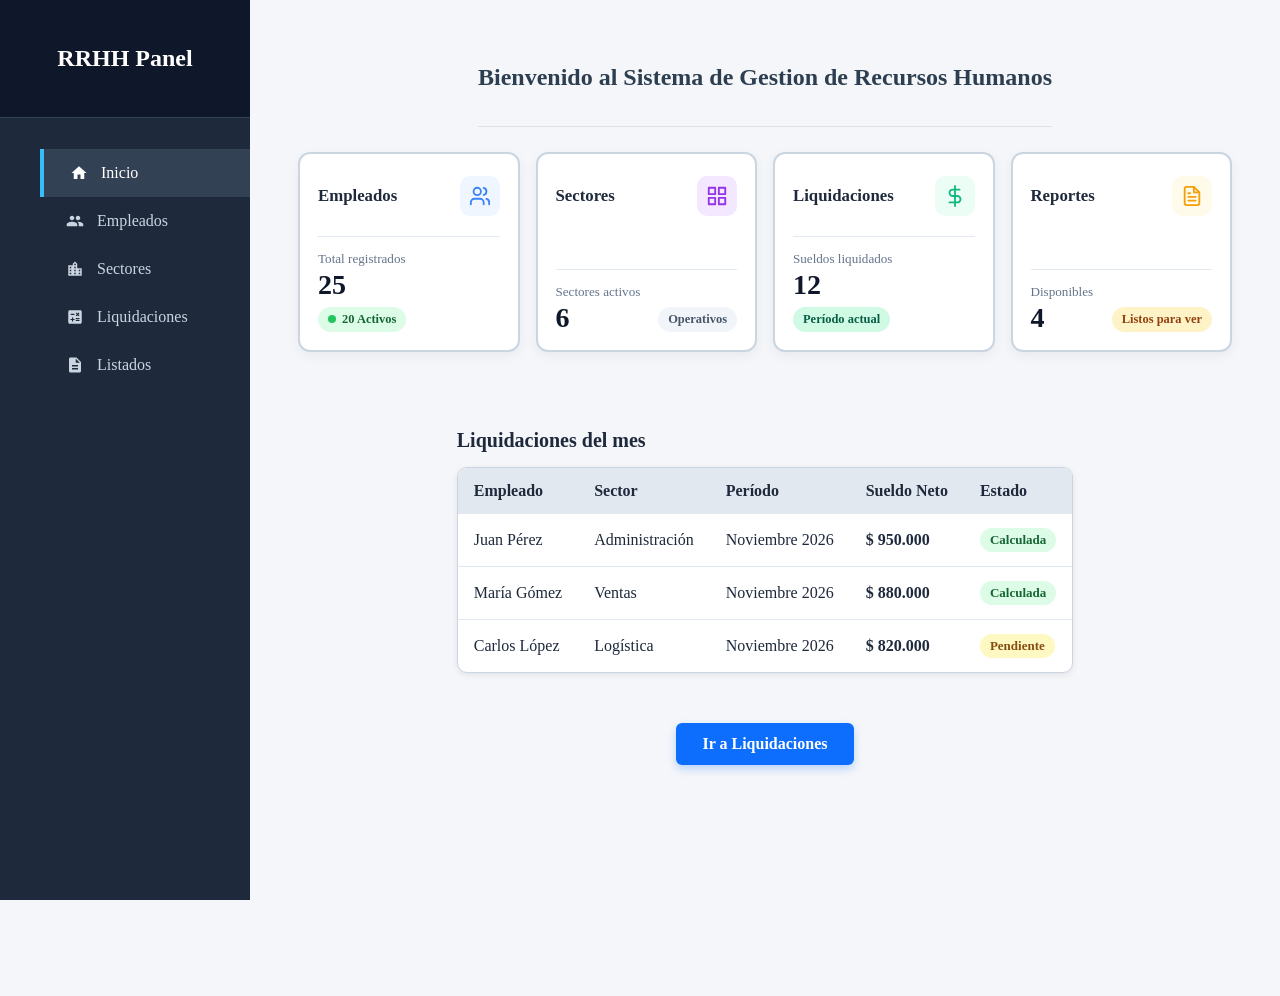
<file: index.html>
﻿<!DOCTYPE html>
<html lang="es">
<head>
    <meta charset="utf-8" />
    <meta name="viewport" content="width=device-width, initial-scale=1.0" />
    <title>Sistema de Gestion de Recursos Humanos</title>
    <!-- Enlace a tu hoja de estilos -->
    <link rel="stylesheet" href="estilos.css" />
</head>
<body>

    <!-- 1. BARRA LATERAL (SIDEBAR) -->
    <aside class="sidebar">
        <div class="sidebar-header">
            <h2>RRHH Panel</h2>
        </div>
        <nav class="sidebar-nav">
            <ul>
                <li>
                    <a href="index.html" class="active">
                        <svg width="18" height="18" viewBox="0 0 24 24" fill="currentColor"><path d="M10 20v-6h4v6h5v-8h3L12 3 2 12h3v8z" /></svg>
                        <span>Inicio</span>
                    </a>
                </li>
                <li>
                    <a href="empleado.html">
                        <svg width="18" height="18" viewBox="0 0 24 24" fill="currentColor"><path d="M16 11c1.66 0 2.99-1.34 2.99-3S17.66 5 16 5c-1.66 0-3 1.34-3 3s1.34 3 3 3zm-8 0c1.66 0 2.99-1.34 2.99-3S9.66 5 8 5C6.34 5 5 6.34 5 8s1.34 3 3 3zm0 2c-2.33 0-7 1.17-7 3.5V19h14v-2.5c0-2.33-4.67-3.5-7-3.5zm8 0c-.29 0-.62.02-.97.05 1.16.84 1.97 1.97 1.97 3.45V19h6v-2.5c0-2.33-4.67-3.5-7-3.5z" /></svg>
                        <span>Empleados</span>
                    </a>
                </li>
                <li>
                    <a href="sector.html">
                        <svg width="18" height="18" viewBox="0 0 24 24" fill="currentColor"><path d="M15 11V5l-3-3-3 3v2H3v14h18V11h-6zm-8 8H5v-2h2v2zm0-4H5v-2h2v2zm0-4H5V9h2v2zm6 8h-2v-2h2v2zm0-4h-2v-2h2v2zm0-4h-2V9h2v2zm0-4h-2V5h2v2zm6 12h-2v-2h2v2zm0-4h-2v-2h2v2z" /></svg>
                        <span>Sectores</span>
                    </a>
                </li>
                <li>
                    <a href="empleado_liquidacion.html">
                        <svg width="18" height="18" viewBox="0 0 24 24" fill="currentColor"><path d="M19 3H5c-1.1 0-2 .9-2 2v14c0 1.1.9 2 2 2h14c1.1 0 2-.9 2-2V5c0-1.1-.9-2-2-2zm-5.97 4.06L14.09 6l1.41 1.41L16.91 6l1.06 1.06-1.41 1.41 1.41 1.41-1.06 1.06-1.41-1.4-1.41 1.41-1.06-1.06 1.41-1.41-1.41-1.42zm-6.78.66h5v1.5h-5v-1.5zM11.5 16h-2v2H8v-2H6v-1.5h2v-2h1.5v2h2V16zm6.5 1.25h-5v-1.5h5v1.5zm0-2.5h-5v-1.5h5v1.5z" /></svg>
                        <span>Liquidaciones</span>
                    </a>
                </li>
                <li>
                    <a href="empleado_listado.html">
                        <svg width="18" height="18" viewBox="0 0 24 24" fill="currentColor"><path d="M14 2H6c-1.1 0-1.99.9-1.99 2L4 20c0 1.1.89 2 1.99 2H18c1.1 0 2-.9 2-2V8l-6-6zm2 16H8v-2h8v2zm0-4H8v-2h8v2zm-3-5V3.5L18.5 9H13z" /></svg>
                        <span>Listados</span>
                    </a>
                </li>
            </ul>
        </nav>
    </aside>

    <!-- CONTENIDO PRINCIPAL (Corregido a main-content para respetar el sidebar) -->
    <main class="main-content">

        <!-- 2. TÍTULO PRINCIPAL -->
        <header>
            <h1>Bienvenido al Sistema de Gestion de Recursos Humanos</h1>
        </header>

        <!-- 3. LOS 4 INDICADORES EN UNA LÍNEA -->
        <section class="dashboard-grid">

            <!-- CARD 1: EMPLEADOS -->
            <article class="tablero-card">
                <div class="card-header">
                    <h2 class="card-title">Empleados</h2>
                    <div class="card-icon icon-blue">
                        <svg xmlns="http://w3.org" width="22" height="22" viewBox="0 0 24 24" fill="none" stroke="currentColor" stroke-width="2" stroke-linecap="round" stroke-linejoin="round">
                            <path d="M16 21v-2a4 4 0 0 0-4-4H6a4 4 0 0 0-4 4v2"></path>
                            <circle cx="9" cy="7" r="4"></circle>
                            <path d="M22 21v-2a4 4 0 0 0-3-3.87"></path>
                            <path d="M16 3.13a4 4 0 0 1 0 7.75"></path>
                        </svg>
                    </div>
                </div>
                <div class="card-body">
                    <div class="stat-group">
                        <span class="stat-label">Total registrados</span>
                        <span class="stat-number">25</span>
                    </div>
                    <div class="badge badge-green">
                        <span class="dot"></span>
                        <span>20 Activos</span>
                    </div>
                </div>
            </article>

            <!-- CARD 2: SECTORES -->
            <article class="tablero-card">
                <div class="card-header">
                    <h2 class="card-title">Sectores</h2>
                    <div class="card-icon icon-purple">
                        <svg xmlns="http://w3.org" width="22" height="22" viewBox="0 0 24 24" fill="none" stroke="currentColor" stroke-width="2" stroke-linecap="round" stroke-linejoin="round">
                            <rect x="3" y="3" width="7" height="7"></rect>
                            <rect x="14" y="3" width="7" height="7"></rect>
                            <rect x="14" y="14" width="7" height="7"></rect>
                            <rect x="3" y="14" width="7" height="7"></rect>
                        </svg>
                    </div>
                </div>
                <div class="card-body">
                    <div class="stat-group">
                        <span class="stat-label">Sectores activos</span>
                        <span class="stat-number">6</span>
                    </div>
                    <div class="badge badge-neutral">
                        <span>Operativos</span>
                    </div>
                </div>
            </article>

            <!-- CARD 3: LIQUIDACIONES -->
            <article class="tablero-card">
                <div class="card-header">
                    <h2 class="card-title">Liquidaciones</h2>
                    <div class="card-icon icon-emerald">
                        <svg xmlns="http://w3.org" width="22" height="22" viewBox="0 0 24 24" fill="none" stroke="currentColor" stroke-width="2" stroke-linecap="round" stroke-linejoin="round">
                            <line x1="12" y1="1" x2="12" y2="23"></line>
                            <path d="M17 5H9.5a3.5 3.5 0 0 0 0 7h5a3.5 3.5 0 0 1 0 7H6"></path>
                        </svg>
                    </div>
                </div>
                <div class="card-body">
                    <div class="stat-group">
                        <span class="stat-label">Sueldos liquidados</span>
                        <span class="stat-number">12</span>
                    </div>
                    <div class="badge badge-emerald">
                        <span>Período actual</span>
                    </div>
                </div>
            </article>

            <!-- CARD 4: REPORTES -->
            <article class="tablero-card">
                <div class="card-header">
                    <h2 class="card-title">Reportes</h2>
                    <div class="card-icon icon-amber">
                        <svg xmlns="http://w3.org" width="22" height="22" viewBox="0 0 24 24" fill="none" stroke="currentColor" stroke-width="2" stroke-linecap="round" stroke-linejoin="round">
                            <path d="M14 2H6a2 2 0 0 0-2 2v16a2 2 0 0 0 2 2h12a2 2 0 0 0 2-2V8z"></path>
                            <polyline points="14 2 14 8 20 8"></polyline>
                            <line x1="16" y1="13" x2="8" y2="13"></line>
                            <line x1="16" y1="17" x2="8" y2="17"></line>
                            <polyline points="10 9 9 9 8 9"></polyline>
                        </svg>
                    </div>
                </div>
                <div class="card-body">
                    <div class="stat-group">
                        <span class="stat-label">Disponibles</span>
                        <span class="stat-number">4</span>
                    </div>
                    <div class="badge badge-amber">
                        <span>Listos para ver</span>
                    </div>
                </div>
            </article>

        </section>

        <!-- 4. TABLA DE LIQUIDACIONES DEL MES -->
        <section class="seccion-liquidaciones">
            <h2>Liquidaciones del mes</h2>

            <div class="table-container">
                <table>
                    <thead>
                        <tr>
                            <th>Empleado</th>
                            <th>Sector</th>
                            <th>Período</th>
                            <th>Sueldo Neto</th>
                            <th>Estado</th>
                        </tr>
                    </thead>
                    <tbody>
                        <tr>
                            <td>Juan Pérez</td>
                            <td>Administración</td>
                            <td>Noviembre 2026</td>
                            <td class="sueldo">$ 950.000</td>
                            <td><span class="estado estado-calculada">Calculada</span></td>
                        </tr>
                        <tr>
                            <td>María Gómez</td>
                            <td>Ventas</td>
                            <td>Noviembre 2026</td>
                            <td class="sueldo">$ 880.000</td>
                            <td><span class="estado estado-calculada">Calculada</span></td>
                        </tr>
                        <tr>
                            <td>Carlos López</td>
                            <td>Logística</td>
                            <td>Noviembre 2026</td>
                            <td class="sueldo">$ 820.000</td>
                            <td><span class="estado estado-pendiente">Pendiente</span></td>
                        </tr>
                    </tbody>
                </table>
            </div>
        </section>

        <!-- 5. FOOTER CON BOTÓN AZUL -->
        <footer class="footer-acciones">
            <a href="empleado_liquidacion.html" class="btn-primario">Ir a Liquidaciones</a>
        </footer>

    </main>

</body>
</html>
</file>
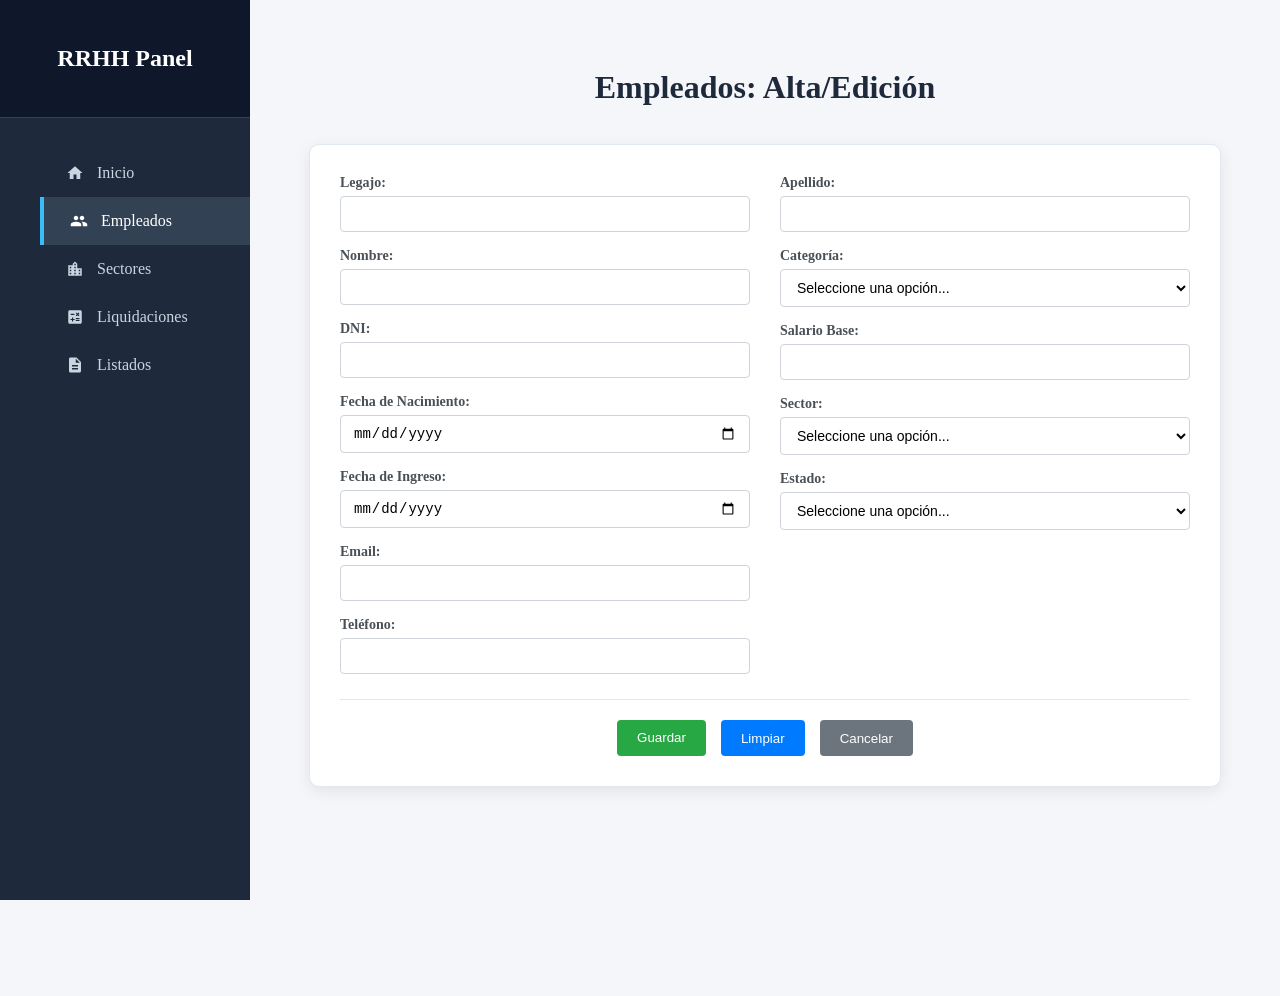
<file: empleado.html>
﻿<!DOCTYPE html>
<html lang="es">
<head>
    <meta charset="utf-8" />
    <title>Sistema de Gestión de Recursos Humanos - Empleados</title>
    <!-- Enlace a tu hoja de estilos -->
    <link rel="stylesheet" href="estilos.css" />
    <!-- Librería de íconos para los botones -->
    <link rel="stylesheet" href="https://cloudflare.com" />
</head>
<body>

    <!-- 1. BARRA LATERAL (SIDEBAR) -->
    <aside class="sidebar">
        <div class="sidebar-header">
            <h2>RRHH Panel</h2>
        </div>
        <nav class="sidebar-nav">
            <ul>
                <li>
                    <a href="index.html">
                        <svg width="18" height="18" viewBox="0 0 24 24" fill="currentColor"><path d="M10 20v-6h4v6h5v-8h3L12 3 2 12h3v8z" /></svg>
                        <span>Inicio</span>
                    </a>
                </li>
                <li>
                    <a href="empleado.html" class="active">
                        <svg width="18" height="18" viewBox="0 0 24 24" fill="currentColor"><path d="M16 11c1.66 0 2.99-1.34 2.99-3S17.66 5 16 5c-1.66 0-3 1.34-3 3s1.34 3 3 3zm-8 0c1.66 0 2.99-1.34 2.99-3S9.66 5 8 5C6.34 5 5 6.34 5 8s1.34 3 3 3zm0 2c-2.33 0-7 1.17-7 3.5V19h14v-2.5c0-2.33-4.67-3.5-7-3.5zm8 0c-.29 0-.62.02-.97.05 1.16.84 1.97 1.97 1.97 3.45V19h6v-2.5c0-2.33-4.67-3.5-7-3.5z" /></svg>
                        <span>Empleados</span>
                    </a>
                </li>
                <li>
                    <a href="sector.html">
                        <svg width="18" height="18" viewBox="0 0 24 24" fill="currentColor"><path d="M15 11V5l-3-3-3 3v2H3v14h18V11h-6zm-8 8H5v-2h2v2zm0-4H5v-2h2v2zm0-4H5V9h2v2zm6 8h-2v-2h2v2zm0-4h-2v-2h2v2zm0-4h-2V9h2v2zm0-4h-2V5h2v2zm6 12h-2v-2h2v2zm0-4h-2v-2h2v2z" /></svg>
                        <span>Sectores</span>
                    </a>
                </li>
                <li>
                    <a href="empleado_liquidacion.html">
                        <svg width="18" height="18" viewBox="0 0 24 24" fill="currentColor"><path d="M19 3H5c-1.1 0-2 .9-2 2v14c0 1.1.9 2 2 2h14c1.1 0 2-.9 2-2V5c0-1.1-.9-2-2-2zm-5.97 4.06L14.09 6l1.41 1.41L16.91 6l1.06 1.06-1.41 1.41 1.41 1.41-1.06 1.06-1.41-1.4-1.41 1.41-1.06-1.06 1.41-1.41-1.41-1.42zm-6.78.66h5v1.5h-5v-1.5zM11.5 16h-2v2H8v-2H6v-1.5h2v-2h1.5v2h2V16zm6.5 1.25h-5v-1.5h5v1.5zm0-2.5h-5v-1.5h5v1.5z" /></svg>
                        <span>Liquidaciones</span>
                    </a>
                </li>
                <li>
                    <a href="empleado_listado.html">
                        <svg width="18" height="18" viewBox="0 0 24 24" fill="currentColor"><path d="M14 2H6c-1.1 0-1.99.9-1.99 2L4 20c0 1.1.89 2 1.99 2H18c1.1 0 2-.9 2-2V8l-6-6zm2 16H8v-2h8v2zm0-4H8v-2h8v2zm-3-5V3.5L18.5 9H13z" /></svg>
                        <span>Listados</span>
                    </a>
                </li>
            </ul>
        </nav>
    </aside>

    <!-- 2. CONTENIDO PRINCIPAL DE EMPLEADOS -->
    <main>
        <h1>Empleados: Alta/Edición</h1>
        <br />
        <form id="form-empleado" method="post" action="">
            <div class="form-columns-container">

                <!-- PRIMERA COLUMNA (7 campos) -->
                <div class="form-column">
                    <div class="form-group">
                        <label for="legajo">Legajo:</label>
                        <input type="text" id="legajo" name="legajo" required>
                    </div>
                    <div class="form-group">
                        <label for="nombre">Nombre:</label>
                        <input type="text" id="nombre" name="nombre" required>
                    </div>
                    <div class="form-group">
                        <label for="dni">DNI:</label>
                        <input type="number" id="dni" name="dni" required>
                    </div>
                    <div class="form-group">
                        <label for="fecha-nacimiento">Fecha de Nacimiento:</label>
                        <input type="date" id="fecha-nacimiento" name="fecha_nacimiento">
                    </div>
                    <div class="form-group">
                        <label for="fecha-ingreso">Fecha de Ingreso:</label>
                        <input type="date" id="fecha-ingreso" name="fecha_ingreso" required>
                    </div>
                    <div class="form-group">
                        <label for="email">Email:</label>
                        <input type="email" id="email" name="email">
                    </div>
                    <div class="form-group">
                        <label for="telefono">Teléfono:</label>
                        <input type="tel" id="telefono" name="telefono">
                    </div>
                </div>

                <!-- SEGUNDA COLUMNA (5 campos) -->
                <div class="form-column">
                    <div class="form-group">
                        <label for="apellido">Apellido:</label>
                        <input type="text" id="apellido" name="apellido" required>
                    </div>
                    <div class="form-group">
                        <label for="categoria">Categoría:</label>
                        <select id="categoria" name="categoria" required>
                            <option value="" disabled selected hidden>Seleccione una opción...</option>
                            <option value="senior">Senior</option>
                            <option value="semisenior">SemiSenior</option>
                            <option value="junior">Junior</option>
                            <option value="trainee">Trainee/Pasante</option>
                        </select>
                    </div>
                    <div class="form-group">
                        <label for="sbase">Salario Base:</label>
                        <input type="number" id="sbase" name="sbase" step="0.01" required>
                    </div>
                    <div class="form-group">
                        <label for="sector">Sector:</label>
                        <select id="sector" name="sector" required>
                            <option value="" disabled selected hidden>Seleccione una opción...</option>
                            <option value="administracion">Administración</option>
                            <option value="ventas">Ventas</option>
                            <option value="sistemas">Sistemas</option>
                            <option value="rrhh">Recursos Humanos</option>
                        </select>
                    </div>
                    <div class="form-group">
                        <label for="estado">Estado:</label>
                        <select id="estado" name="estado" required>
                            <option value="" disabled selected hidden>Seleccione una opción...</option>
                            <option value="activo">Activo</option>
                            <option value="inactivo">Inactivo</option>
                        </select>
                    </div>
                </div>

            </div>

            <!-- Contenedor de Botones -->
            <div class="form-actions">
                <button type="submit" id="btn-guardar" name="btn_guardar" style="background-color: #28a745; color: white; padding: 10px 20px; border: none; border-radius: 4px; cursor: pointer;">
                    <i id="btn-icono" class="fas fa-save"></i> <span id="btn-texto">Guardar</span>
                </button>
                <button type="reset" id="btn-limpiar" name="btn_limpiar" style="background-color: #007bff; color: white; padding: 10px 20px; border: none; border-radius: 4px; cursor: pointer;">Limpiar</button>
                <button type="button" id="btn-cancelar" name="btn_cancelar" style="background-color: #6c757d; color: white; padding: 10px 20px; border: none; border-radius: 4px; cursor: pointer;">Cancelar</button>
                <!-- llamado al script -->
                <script src="Script1.js"></script>
</body>
</html>
</file>
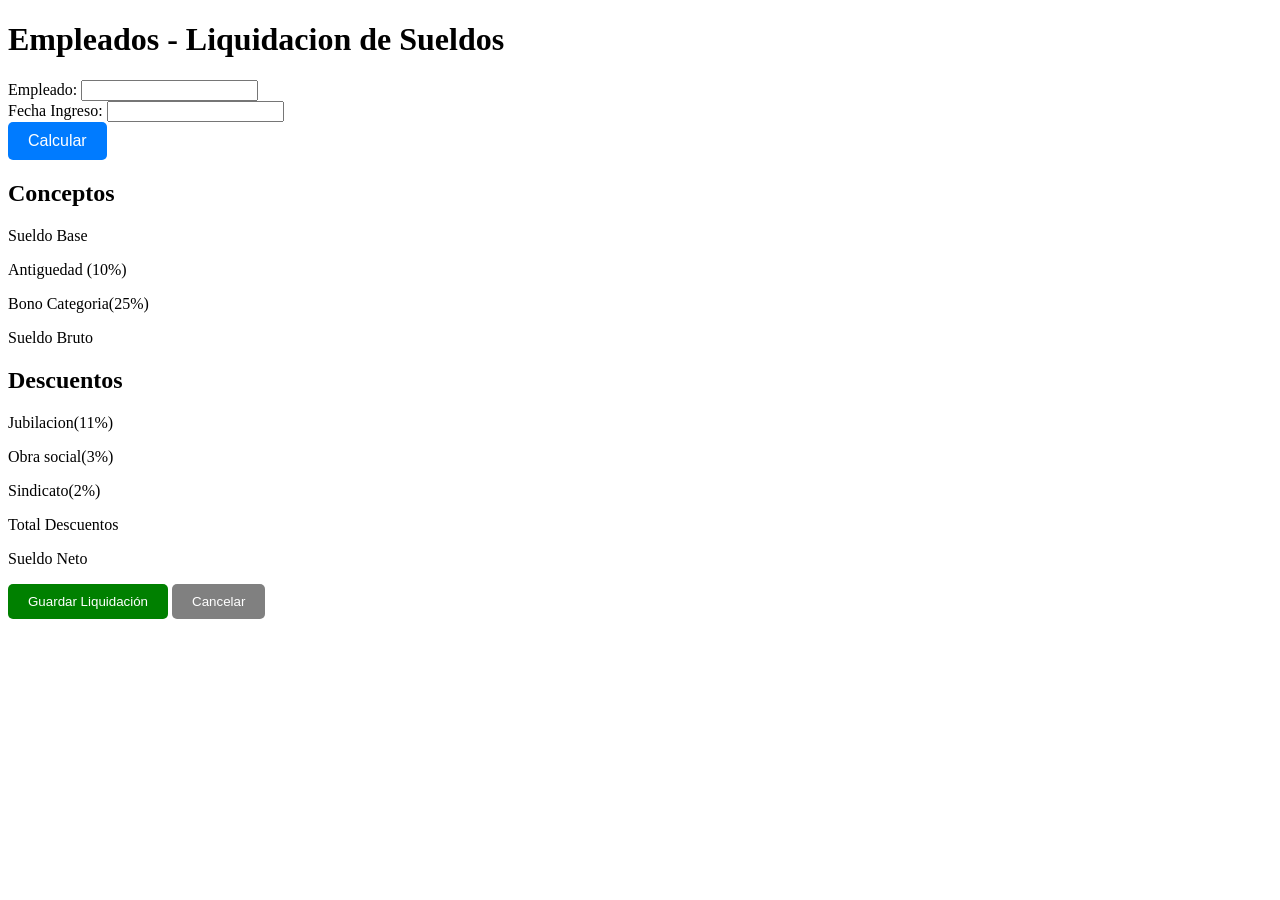
<file: empleado_liquidacion.html>
﻿<!DOCTYPE html>

<html lang="en" xmlns="http://www.w3.org/1999/xhtml">
<head>
    <meta charset="utf-8" />
    <title>Sistema de Gestion de Recursos Humanos</title>
</head>
<body>
    <h1>Empleados - Liquidacion de Sueldos</h1>
    <form>
        <div class="form-grid">
            <div class="form-group">
                <label for="empleado">Empleado:</label>
                <input type="text" id="empleado" name="empleado">
            </div>

            <div class="form-group">
                <label for="fecha-ingreso">Fecha Ingreso:</label>
                <input type="text" id="fecha-ingreso" name="fecha-ingreso">
            </div>

        </div>

        <div>
            <!--Boton calcular-->
            <button style="background-color: #007bff; color: white; padding: 10px 20px; border: none; border-radius: 5px; cursor: pointer; font-size: 16px;">
                Calcular
            </button>

        </div>
        <section>
            <!--Desglose-->
            <div>
                <h2>Conceptos</h2>
                <p>Sueldo Base</p>
                <p>Antiguedad (10%)</p>
                <p>Bono Categoria(25%)</p>
                <p>Sueldo Bruto</p>
            </div>
        </section>
        <section>
            <div>
                <h2>Descuentos</h2>
                <p>Jubilacion(11%) </p>
                <p>Obra social(3%)</p>
                <p>Sindicato(2%)</p>
                <p>Total Descuentos</p>
            </div>
        </section>
        <section>
            <p>Sueldo Neto</p>
        </section>
        <div>
            <!-- botones-->
            <button style="background-color: green; color: white; padding: 10px 20px; border: none; border-radius: 5px; cursor: pointer;">Guardar Liquidación</button>
            <button style="background-color: gray; color: white; padding: 10px 20px; border: none; border-radius: 5px; cursor: pointer;">Cancelar</button>
        </div>
    </form>
</body>
</html>
</file>
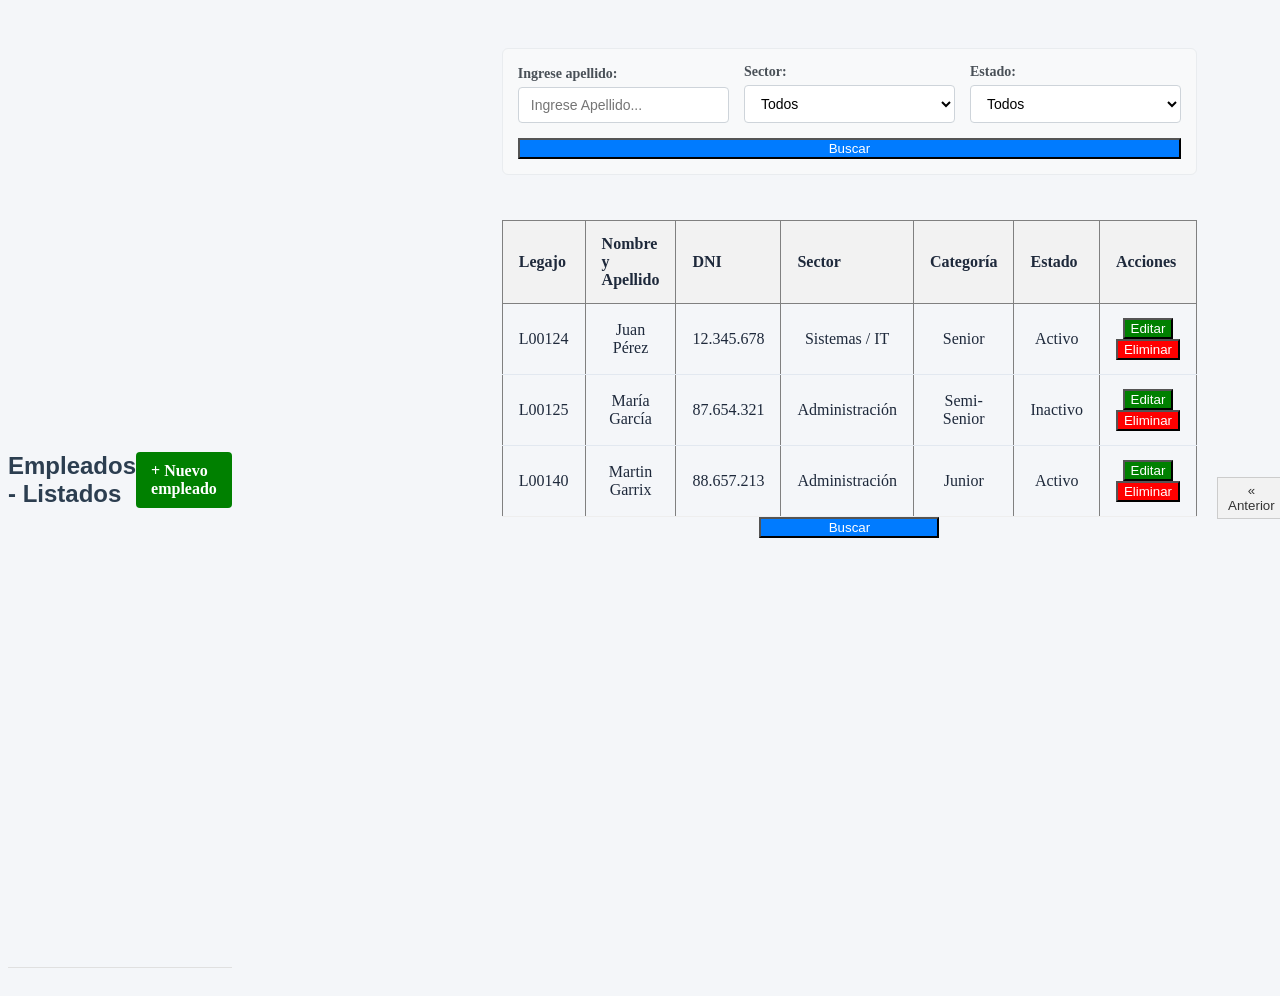
<file: empleado_listado.html>
﻿<!DOCTYPE html>
<html lang="es">
<head>
    <meta charset="utf-8">
    <meta name="viewport" content="width=device-width, initial-scale=1.0">
    <title>Sistema de Gestión de Recursos Humanos</title>
    <link rel="stylesheet" href="estilos.css">
</head>
<body>
    <header style="display: flex; justify-content: space-between; align-items: center; margin-bottom: 20px;">
        <h1 style="margin: 0; font-family: sans-serif;">Empleados - Listados</h1>
        <a href="empleado.html" style="display: inline-block; text-decoration: none; background-color: green; color: white; padding: 10px 15px; font-size: 16px; font-weight: bold; border-radius: 4px;">
            + Nuevo empleado
        </a>
    </header>

    <main>
        <!-- Sección de filtros de búsqueda -->
        <section aria-label="Filtros de búsqueda">
            <form method="post" action="">
                <div class="form-grid">

                    <div class="form-group">
                        <label for="apellido">Ingrese apellido:</label>
                        <input type="text" id="apellido" name="apellido" placeholder="Ingrese Apellido...">
                    </div>

                    <div class="form-group">
                        <label for="sector">Sector:</label>
                        <select id="sector" name="sector">
                            <option value="todos">Todos</option>
                            <option value="administracion">Administración</option>
                            <option value="sistemas">Sistemas / IT</option>
                            <option value="recursos_humanos">Recursos Humanos</option>
                            <option value="ventas">Ventas</option>
                        </select>
                    </div>

                    <div class="form-group">
                        <label for="estado">Estado:</label>
                        <select id="estado" name="estado">
                            <option value="todos">Todos</option>
                            <option value="activo">Activo</option>
                            <option value="inactivo">Inactivo</option>
                        </select>
                    </div>

                    <div class="form-group">
                        <button type="submit" style="background-color: #007bff; color: white;">Buscar</button>
                    </div>

                </div>
            </form>

            <div id="searchResult" class="result"></div>
        </section>

        <!-- Sección de tabla de resultados -->
        <section aria-label="Listado de empleados" style="margin-top: 20px;">
            <table border="1" cellpadding="10" cellspacing="0" style="width: 100%; border-collapse: collapse; text-align: center;">
                <thead>
                    <tr style="background-color: #f2f2f2;">
                        <th>Legajo</th>
                        <th>Nombre y Apellido</th>
                        <th>DNI</th>
                        <th>Sector</th>
                        <th>Categoría</th>
                        <th>Estado</th>
                        <th>Acciones</th>
                    </tr>
                </thead>
                <tbody>
                    <tr>
                        <td>L00124</td>
                        <td>Juan Pérez</td>
                        <td>12.345.678</td>
                        <td>Sistemas / IT</td>
                        <td>Senior</td>
                        <td>Activo</td>
                        <td>
                            <button type="button" style="background-color: green; color: white;">Editar</button>
                            <button type="button" style="background-color: red; color: white;">Eliminar</button>
                        </td>
                    </tr>
                    <tr>
                        <td>L00125</td>
                        <td>María García</td>
                        <td>87.654.321</td>
                        <td>Administración</td>
                        <td>Semi-Senior</td>
                        <td>Inactivo</td>
                        <td>
                            <button type="button" style="background-color: green; color: white;">Editar</button>
                            <button type="button" style="background-color: red; color: white;">Eliminar</button>
                        </td>
                    </tr>
                    <tr>
                        <td>L00140</td>
                        <td>Martin Garrix</td>
                        <td>88.657.213</td>
                        <td>Administración</td>
                        <td>Junior</td>
                        <td>Activo</td>
                        <td>
                            <button type="button" style="background-color: green; color: white;">Editar</button>
                            <button type="button" style="background-color: red; color: white;">Eliminar</button>
                        </td>
                    </tr>
                </tbody>
            </table>
        </section>
        <div class="form-group">
            <button type="submit" style="background-color: #007bff; color: white;">Buscar</button>
            <div id="searchResult" class="result"></div>
        </div>
    </main>

<!-- Paginación -->
    <footer style="display: flex; justify-content: center; align-items: center; padding: 20px 0; gap: 10px;">
        <button type="button" style="background-color: #f2f2f2; color: #333; border: 1px solid #ccc; padding: 5px 10px; cursor: pointer;">&laquo; Anterior</button>
        <button type="button" style="background-color: blue; color: white; border: 1px solid blue; padding: 5px 10px; cursor: pointer; font-weight: bold;">1</button>
        <button type="button" style="background-color: #ffffff; color: #333; border: 1px solid #ccc; padding: 5px 10px; cursor: pointer;">2</button>
        <button type="button" style="background-color: #ffffff; color: #333; border: 1px solid #ccc; padding: 5px 10px; cursor: pointer;">3</button>
        <button type="button" style="background-color: #f2f2f2; color: #333; border: 1px solid #ccc; padding: 5px 10px; cursor: pointer;">Siguiente &raquo;</button>
    </footer>

    <script src="funciones.js"></script>
</body>
</html>
</file>
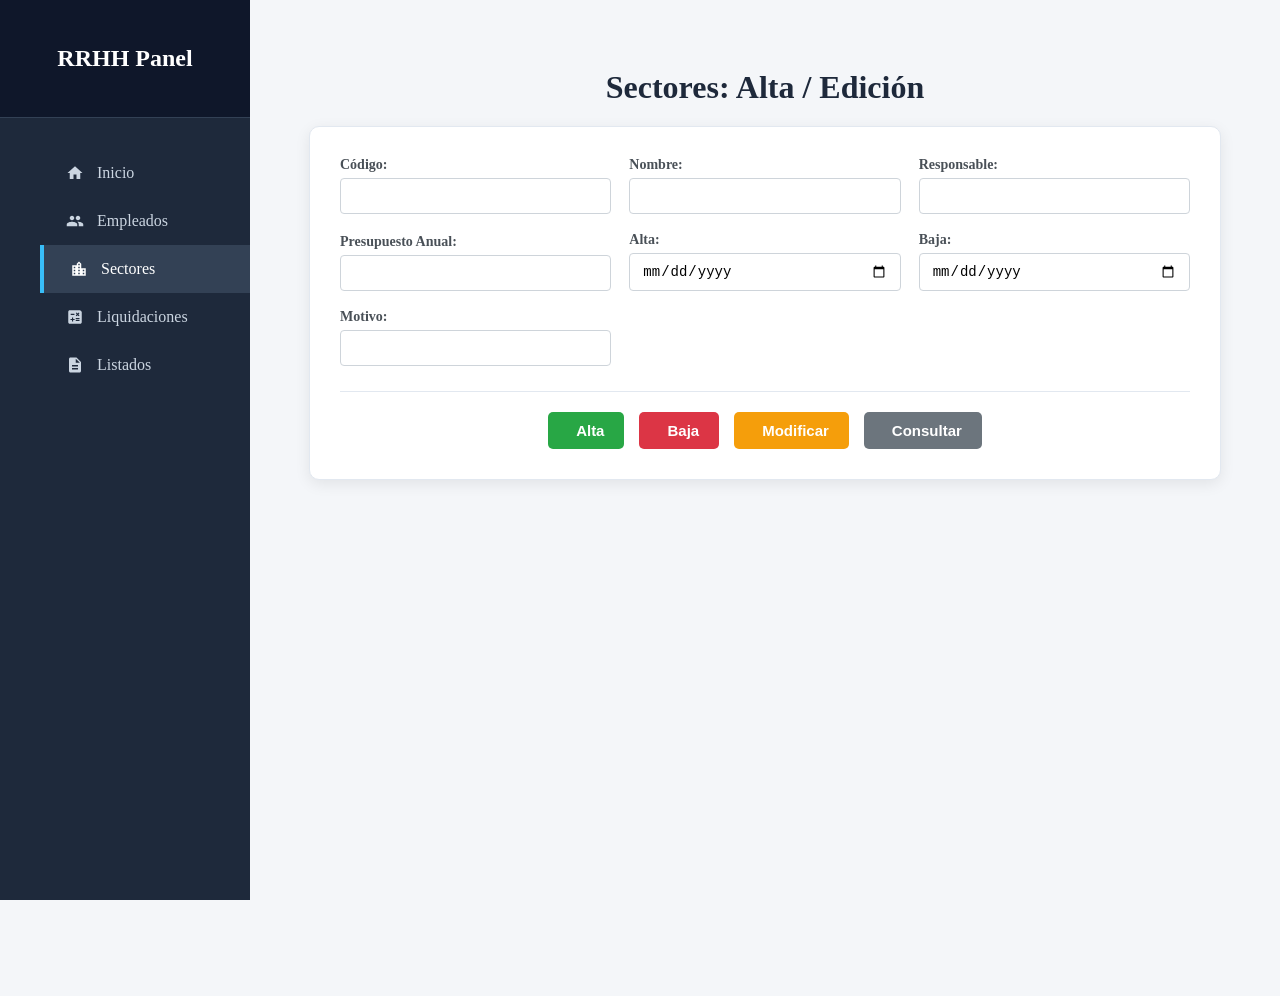
<file: prueba.html>
﻿<!DOCTYPE html>
<html lang="es">
<head>
    <meta charset="utf-8" />
    <title>Sistema de Gestión de Recursos Humanos - Sectores</title>
    <link rel="stylesheet" href="StyleSheet1.css" />
    <link rel="stylesheet" href="https://cloudflare.com" />
</head>
<body>
    <!-- 1. BARRA LATERAL (SIDEBAR) -->
    <aside class="sidebar">
        <div class="sidebar-header">
            <h2>RRHH Panel</h2>
        </div>
        <nav class="sidebar-nav">
            <ul>
                <li>
                    <a href="index.html">
                        <svg width="18" height="18" viewBox="0 0 24 24" fill="currentColor"><path d="M10 20v-6h4v6h5v-8h3L12 3 2 12h3v8z" /></svg>
                        <span>Inicio</span>
                    </a>
                </li>
                <li>
                    <a href="empleado.html">
                        <svg width="18" height="18" viewBox="0 0 24 24" fill="currentColor"><path d="M16 11c1.66 0 2.99-1.34 2.99-3S17.66 5 16 5c-1.66 0-3 1.34-3 3s1.34 3 3 3zm-8 0c1.66 0 2.99-1.34 2.99-3S9.66 5 8 5C6.34 5 5 6.34 5 8s1.34 3 3 3zm0 2c-2.33 0-7 1.17-7 3.5V19h14v-2.5c0-2.33-4.67-3.5-7-3.5zm8 0c-.29 0-.62.02-.97.05 1.16.84 1.97 1.97 1.97 3.45V19h6v-2.5c0-2.33-4.67-3.5-7-3.5z" /></svg>
                        <span>Empleados</span>
                    </a>
                </li>
                <li>
                    <a href="sector.html" class="active">
                        <svg width="18" height="18" viewBox="0 0 24 24" fill="currentColor"><path d="M15 11V5l-3-3-3 3v2H3v14h18V11h-6zm-8 8H5v-2h2v2zm0-4H5v-2h2v2zm0-4H5V9h2v2zm6 8h-2v-2h2v2zm0-4h-2v-2h2v2zm0-4h-2V9h2v2zm0-4h-2V5h2v2zm6 12h-2v-2h2v2zm0-4h-2v-2h2v2z" /></svg>
                        <span>Sectores</span>
                    </a>
                </li>
                <li>
                    <a href="empleado_liquidacion.html">
                        <svg width="18" height="18" viewBox="0 0 24 24" fill="currentColor"><path d="M19 3H5c-1.1 0-2 .9-2 2v14c0 1.1.9 2 2 2h14c1.1 0 2-.9 2-2V5c-1.1-.9-2-2-2-2zm-5.97 4.06L14.09 6l1.41 1.41L16.91 6l1.06 1.06-1.41 1.41 1.41 1.41-1.06 1.06-1.41-1.4-1.41 1.41-1.06-1.06 1.41-1.41-1.41-1.42zm-6.78.66h5v1.5h-5v-1.5zM11.5 16h-2v2H8v-2H6v-1.5h2v-2h1.5v2h2V16zm6.5 1.25h-5v-1.5h5v1.5zm0-2.5h-5v-1.5h5v1.5z" /></svg>
                        <span>Liquidaciones</span>
                    </a>
                </li>
                <li>
                    <a href="empleado_listado.html">
                        <svg width="18" height="18" viewBox="0 0 24 24" fill="currentColor"><path d="M14 2H6c-1.1 0-1.99.9-1.99 2L4 20c0 1.1.89 2 1.99 2H18c1.1 0 2-.9 2-2V8l-6-6zm2 16H8v-2h8v2zm0-4H8v-2h8v2zm-3-5V3.5L18.5 9H13z" /></svg>
                        <span>Listados</span>
                    </a>
                </li>
            </ul>
        </nav>
    </aside>

    <!-- 2. CONTENIDO PRINCIPAL DE SECTORES -->
    <main>
        <h1>Sectores: Alta / Edición</h1>

        <form id="form-sectores" method="post" action="">
            <div class="form-grid">
                <div class="form-group">
                    <label for="codigo">Código:</label>
                    <input type="text" id="codigo" name="codigo" required />
                </div>
                <div class="form-group">
                    <label for="nombre">Nombre:</label>
                    <input type="text" id="nombre" name="nombre" required />
                </div>
                <div class="form-group">
                    <label for="responsable">Responsable:</label>
                    <input type="text" id="responsable" name="responsable" required />
                </div>
                <div class="form-group">
                    <label for="presup_anual">Presupuesto Anual:</label>
                    <input type="text" id="presup_anual" name="presup_anual" />
                </div>
                <div class="form-group">
                    <label for="alta">Alta:</label>
                    <input type="date" id="alta" name="alta" required />
                </div>
                <div class="form-group">
                    <label for="baja">Baja:</label>
                    <input type="date" id="baja" name="baja" required />
                </div>
                <div class="form-group">
                    <label for="motiv">Motivo:</label>
                    <input type="text" id="motiv" name="motiv" />
                </div>
            </div>
            <!-- Tabla de Resultados de Consulta -->
            <div id="contenedor-resultados" class="table-container" style="display: none; width: 100%; max-width: 850px; margin-top: 25px;">
                <table>
                    <thead>
                        <tr>
                            <th>Código</th>
                            <th>Nombre</th>
                            <th>Responsable</th>
                            <th>Presup. Anual</th>
                            <th>Operaciones</th>
                            <th>Alta</th>
                            <th>Baja</th>
                            <th>Estado</th>
                        </tr>
                    </thead>
                    <tbody id="tabla-resultados-body">
                        <!-- Aquí JavaScript insertará las filas encontradas -->
                    </tbody>
                </table>
            </div>
            <!-- Contenedor de 4 Botones ABMC -->
            <div class="form-actions">
                <button type="button" id="btn-alta" class="btn-accion btn-alta">
                    <i class="fas fa-plus-circle"></i> Alta
                </button>
                <button type="button" id="btn-baja" class="btn-accion btn-baja">
                    <i class="fas fa-trash-alt"></i> Baja
                </button>
                <button type="button" id="btn-modificar" class="btn-accion btn-modificar">
                    <i class="fas fa-edit"></i> Modificar
                </button>
                <button type="button" id="btn-consultar" class="btn-accion btn-consultar">
                    <i class="fas fa-search"></i> Consultar
                </button>
            </div>
        </form>
    </main>    

    <script src="Script1.js"></script>
</body>
</html>
</file>
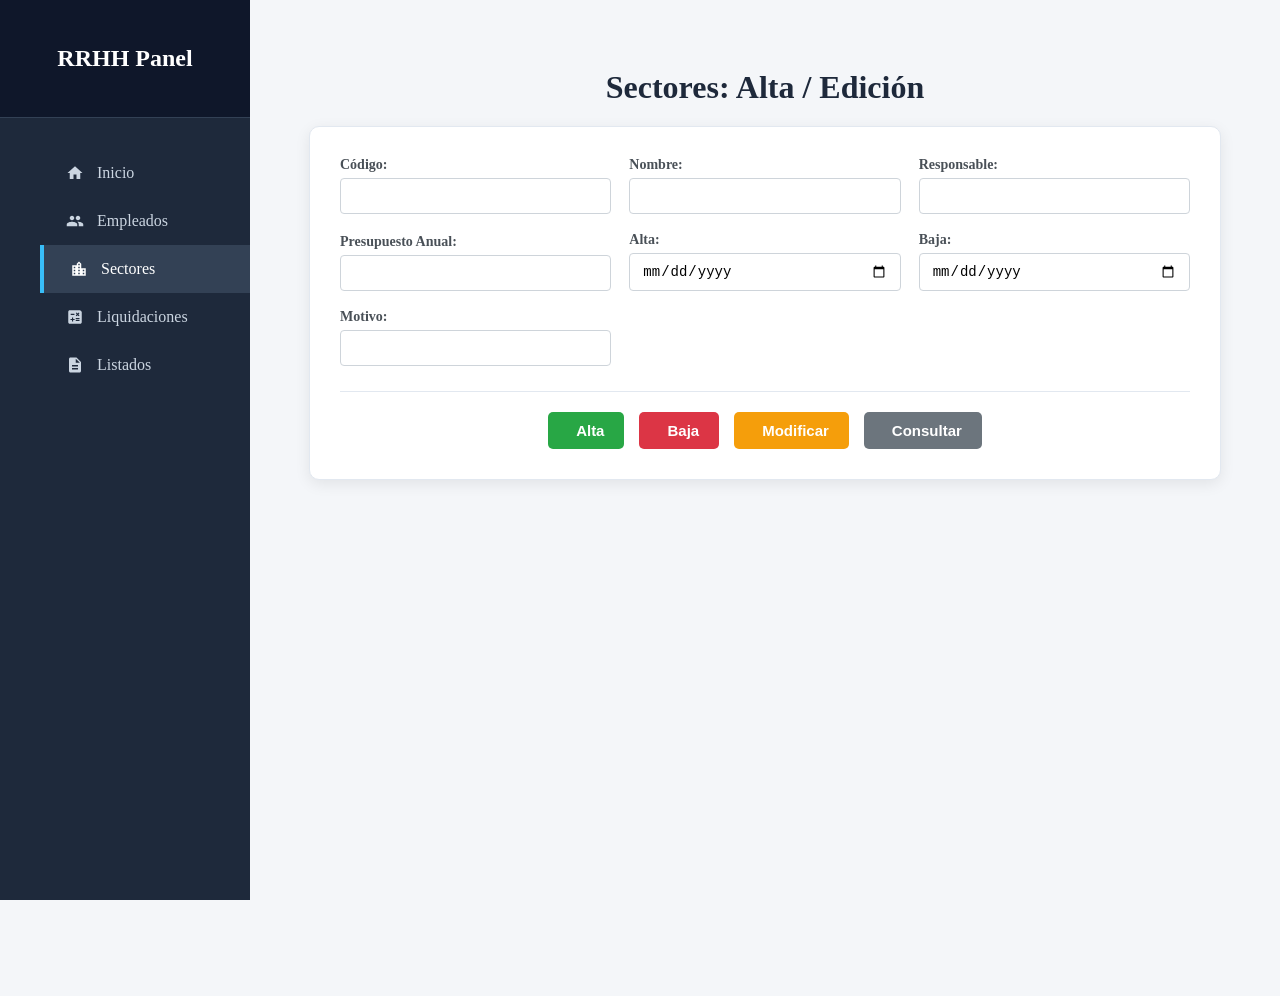
<file: sector.html>
﻿<!DOCTYPE html>
<html lang="es">
<head>
    <meta charset="utf-8" />
    <title>Sistema de Gestión de Recursos Humanos - Sectores</title>
    <link rel="stylesheet" href="StyleSheet1.css" />
    <link rel="stylesheet" href="https://cloudflare.com" />
</head>
<body>
    <!-- 1. BARRA LATERAL (SIDEBAR) -->
    <aside class="sidebar">
        <div class="sidebar-header">
            <h2>RRHH Panel</h2>
        </div>
        <nav class="sidebar-nav">
            <ul>
                <li>
                    <a href="index.html">
                        <svg width="18" height="18" viewBox="0 0 24 24" fill="currentColor"><path d="M10 20v-6h4v6h5v-8h3L12 3 2 12h3v8z" /></svg>
                        <span>Inicio</span>
                    </a>
                </li>
                <li>
                    <a href="empleado.html">
                        <svg width="18" height="18" viewBox="0 0 24 24" fill="currentColor"><path d="M16 11c1.66 0 2.99-1.34 2.99-3S17.66 5 16 5c-1.66 0-3 1.34-3 3s1.34 3 3 3zm-8 0c1.66 0 2.99-1.34 2.99-3S9.66 5 8 5C6.34 5 5 6.34 5 8s1.34 3 3 3zm0 2c-2.33 0-7 1.17-7 3.5V19h14v-2.5c0-2.33-4.67-3.5-7-3.5zm8 0c-.29 0-.62.02-.97.05 1.16.84 1.97 1.97 1.97 3.45V19h6v-2.5c0-2.33-4.67-3.5-7-3.5z" /></svg>
                        <span>Empleados</span>
                    </a>
                </li>
                <li>
                    <a href="sector.html" class="active">
                        <svg width="18" height="18" viewBox="0 0 24 24" fill="currentColor"><path d="M15 11V5l-3-3-3 3v2H3v14h18V11h-6zm-8 8H5v-2h2v2zm0-4H5v-2h2v2zm0-4H5V9h2v2zm6 8h-2v-2h2v2zm0-4h-2v-2h2v2zm0-4h-2V9h2v2zm0-4h-2V5h2v2zm6 12h-2v-2h2v2zm0-4h-2v-2h2v2z" /></svg>
                        <span>Sectores</span>
                    </a>
                </li>
                <li>
                    <a href="empleado_liquidacion.html">
                        <svg width="18" height="18" viewBox="0 0 24 24" fill="currentColor"><path d="M19 3H5c-1.1 0-2 .9-2 2v14c0 1.1.9 2 2 2h14c1.1 0 2-.9 2-2V5c-1.1-.9-2-2-2-2zm-5.97 4.06L14.09 6l1.41 1.41L16.91 6l1.06 1.06-1.41 1.41 1.41 1.41-1.06 1.06-1.41-1.4-1.41 1.41-1.06-1.06 1.41-1.41-1.41-1.42zm-6.78.66h5v1.5h-5v-1.5zM11.5 16h-2v2H8v-2H6v-1.5h2v-2h1.5v2h2V16zm6.5 1.25h-5v-1.5h5v1.5zm0-2.5h-5v-1.5h5v1.5z" /></svg>
                        <span>Liquidaciones</span>
                    </a>
                </li>
                <li>
                    <a href="empleado_listado.html">
                        <svg width="18" height="18" viewBox="0 0 24 24" fill="currentColor"><path d="M14 2H6c-1.1 0-1.99.9-1.99 2L4 20c0 1.1.89 2 1.99 2H18c1.1 0 2-.9 2-2V8l-6-6zm2 16H8v-2h8v2zm0-4H8v-2h8v2zm-3-5V3.5L18.5 9H13z" /></svg>
                        <span>Listados</span>
                    </a>
                </li>
            </ul>
        </nav>
    </aside>

    <!-- 2. CONTENIDO PRINCIPAL DE SECTORES -->
    <main>
        <h1>Sectores: Alta / Edición</h1>

        <form id="form-sectores" method="post" action="">
            <div class="form-grid">
                <div class="form-group">
                    <label for="codigo">Código:</label>
                    <input type="text" id="codigo" name="codigo" required />
                </div>
                <div class="form-group">
                    <label for="nombre">Nombre:</label>
                    <input type="text" id="nombre" name="nombre" required />
                </div>
                <div class="form-group">
                    <label for="responsable">Responsable:</label>
                    <input type="text" id="responsable" name="responsable" required />
                </div>
                <div class="form-group">
                    <label for="presup_anual">Presupuesto Anual:</label>
                    <input type="text" id="presup_anual" name="presup_anual" />
                </div>
                <div class="form-group">
                    <label for="alta">Alta:</label>
                    <input type="date" id="alta" name="alta" required />
                </div>
                <div class="form-group">
                    <label for="baja">Baja:</label>
                    <input type="date" id="baja" name="baja" required />
                </div>
                <div class="form-group">
                    <label for="motiv">Motivo:</label>
                    <input type="text" id="motiv" name="motiv" />
                </div>
            </div>
            <!-- Tabla de Resultados de Consulta -->
            <div id="contenedor-resultados" class="table-container" style="display: none; width: 100%; max-width: 850px; margin-top: 25px;">
                <table>
                    <thead>
                        <tr>
                            <th>Código</th>
                            <th>Nombre</th>
                            <th>Responsable</th>
                            <th>Presup. Anual</th>
                            <th>Operaciones</th>
                            <th>Alta</th>
                            <th>Baja</th>
                            <th>Estado</th>
                        </tr>
                    </thead>
                    <tbody id="tabla-resultados-body">
                        <!-- Aquí JavaScript insertará las filas encontradas -->
                    </tbody>
                </table>
            </div>
            <!-- Contenedor de 4 Botones ABMC -->
            <div class="form-actions">
                <button type="button" id="btn-alta" class="btn-accion btn-alta">
                    <i class="fas fa-plus-circle"></i> Alta
                </button>
                <button type="button" id="btn-baja" class="btn-accion btn-baja">
                    <i class="fas fa-trash-alt"></i> Baja
                </button>
                <button type="button" id="btn-modificar" class="btn-accion btn-modificar">
                    <i class="fas fa-edit"></i> Modificar
                </button>
                <button type="button" id="btn-consultar" class="btn-accion btn-consultar">
                    <i class="fas fa-search"></i> Consultar
                </button>
            </div>
        </form>
    </main>

    <script src="Script1.js"></script>
</body>
</html>
</file>
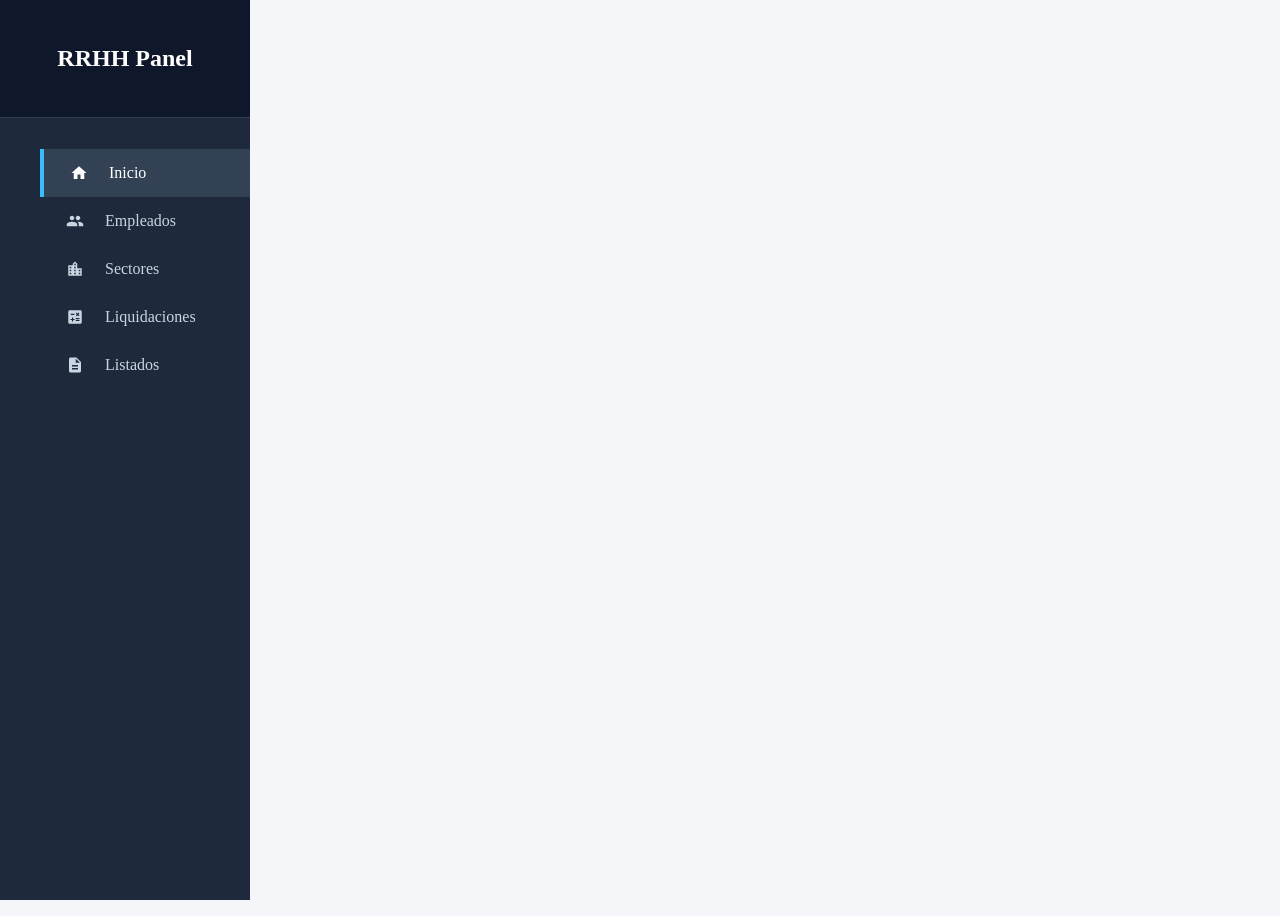
<file: sidebar.html>
﻿<!DOCTYPE html>
<html lang="es" xmlns="http://www.w3.org/1999/xhtml">
<head>
    <meta charset="utf-8" />
    <title>Sistema de Gestion de Recursos Humanos</title>
    <!--Enlace a hoja de estilos -->
    <link rel="stylesheet" href="estilos.css" />
</head>
<body>
    <!-- Barra Lateral -->
    <aside class="sidebar">
        <div class="sidebar-header">
            <h2><i class="fa-solid fa-layer-group"></i> RRHH Panel</h2>
        </div>

        <nav class="sidebar-nav">
            <ul>
                <li>
                    <a href="index.html" class="active">
                        <svg width="18" height="18" viewBox="0 0 24 24" fill="currentColor" style="margin-right: 8px; vertical-align: middle;"><path d="M10 20v-6h4v6h5v-8h3L12 3 2 12h3v8z" /></svg>
                        <span>Inicio</span>
                    </a>
                </li>
                <li>
                    <a href="empleado.html">
                        <svg width="18" height="18" viewBox="0 0 24 24" fill="currentColor" style="margin-right: 8px; vertical-align: middle;"><path d="M16 11c1.66 0 2.99-1.34 2.99-3S17.66 5 16 5c-1.66 0-3 1.34-3 3s1.34 3 3 3zm-8 0c1.66 0 2.99-1.34 2.99-3S9.66 5 8 5C6.34 5 5 6.34 5 8s1.34 3 3 3zm0 2c-2.33 0-7 1.17-7 3.5V19h14v-2.5c0-2.33-4.67-3.5-7-3.5zm8 0c-.29 0-.62.02-.97.05 1.16.84 1.97 1.97 1.97 3.45V19h6v-2.5c0-2.33-4.67-3.5-7-3.5z" /></svg>
                       <span>Empleados</span>
                    </a>
                </li>
                <li>
                    <a href="sector.html">
                        <svg width="18" height="18" viewBox="0 0 24 24" fill="currentColor" style="margin-right: 8px; vertical-align: middle;"><path d="M15 11V5l-3-3-3 3v2H3v14h18V11h-6zm-8 8H5v-2h2v2zm0-4H5v-2h2v2zm0-4H5V9h2v2zm6 8h-2v-2h2v2zm0-4h-2v-2h2v2zm0-4h-2V9h2v2zm0-4h-2V5h2v2zm6 12h-2v-2h2v2zm0-4h-2v-2h2v2z" /></svg>
                        <span>Sectores</span>
                    </a>
                </li>
                <li>
                    <a href="empleado_liquidacion.html">
                        <svg width="18" height="18" viewBox="0 0 24 24" fill="currentColor" style="margin-right: 8px; vertical-align: middle;"><path d="M19 3H5c-1.1 0-2 .9-2 2v14c0 1.1.9 2 2 2h14c1.1 0 2-.9 2-2V5c0-1.1-.9-2-2-2zm-5.97 4.06L14.09 6l1.41 1.41L16.91 6l1.06 1.06-1.41 1.41 1.41 1.41-1.06 1.06-1.41-1.4-1.41 1.41-1.06-1.06 1.41-1.41-1.41-1.42zm-6.78.66h5v1.5h-5v-1.5zM11.5 16h-2v2H8v-2H6v-1.5h2v-2h1.5v2h2V16zm6.5 1.25h-5v-1.5h5v1.5zm0-2.5h-5v-1.5h5v1.5z" /></svg>
                        <span>Liquidaciones</span>
                    </a>
                </li>
                <li>
                    <a href="empleado_listado.html">
                        <svg width="18" height="18" viewBox="0 0 24 24" fill="currentColor" style="margin-right: 8px; vertical-align: middle;"><path d="M14 2H6c-1.1 0-1.99.9-1.99 2L4 20c0 1.1.89 2 1.99 2H18c1.1 0 2-.9 2-2V8l-6-6zm2 16H8v-2h8v2zm0-4H8v-2h8v2zm-3-5V3.5L18.5 9H13z" /></svg>
                        <span>Listados</span>
                    </a>
                </li>
            </ul>
        </nav>
    </aside>
</file>
<file: estilos.css>
﻿/ /* =========================================
   1. REINICIO Y ESTILOS GENERALES
   ========================================= */
* {
    margin: 0;
    padding: 0;
    box-sizing: border-box;
    font-family: 'Segoe UI', Tahoma, Geneva, Verdana, sans-serif;
}

body {
    display: flex;
    min-height: 100vh;
    background-color: #f4f6f9;
    color: #1e293b;
}

/* =========================================
   2. BARRA LATERAL (SIDEBAR)
   ========================================= */
.sidebar {
    width: 250px;
    background-color: #1e293b;
    color: #ffffff;
    position: fixed;
    top: 0;
    left: 0;
    height: 100%;
    display: flex;
    flex-direction: column;
    z-index: 100;
}

.sidebar-header {
    padding: 25px 20px;
    background-color: #0f172a;
    text-align: center;
    border-bottom: 1px solid #334155;
}

.sidebar-nav ul {
    list-style: none;
    padding-top: 15px;
}

    .sidebar-nav ul li a {
        display: flex;
        align-items: center;
        gap: 12px;
        padding: 15px 25px;
        color: #cbd5e1;
        text-decoration: none;
        font-size: 16px;
        transition: all 0.3s ease;
    }

        .sidebar-nav ul li a:hover,
        .sidebar-nav ul li a.active {
            background-color: #334155;
            color: #ffffff;
            border-left: 4px solid #38bdf8;
        }

.sidebar-nav i,
.sidebar-nav svg {
    width: 20px;
    text-align: center;
    font-size: 18px;
}

.fa-solid, .fas {
    font-family: "Font Awesome 6 Free" !important;
    font-weight: 900 !important;
}

/* =========================================
   3. CONTENIDO PRINCIPAL Y CONTENEDORES
   ========================================= */
/* Para pantallas de tablero y listados */
.main-content {
    margin-left: 250px;
    padding: 40px;
    width: calc(100% - 250px);
}

/* Para pantallas con formulario centrado (ej. Alta de Empleado) */
main {
    margin-left: 250px;
    width: calc(100% - 250px);
    min-height: 100vh;
    display: flex;
    flex-direction: column;
    align-items: center;
    justify-content: center;
    padding: 40px 20px;
}

    main h1 {
        color: #1e293b;
        margin-bottom: 20px;
        text-align: center;
    }

.container {
    max-width: 1100px;
    margin: 0 auto;
    background-color: #ffffff;
    padding: 25px;
    border-radius: 8px;
    box-shadow: 0 2px 10px rgba(0, 0, 0, 0.08);
}

header {
    display: flex;
    justify-content: space-between;
    align-items: center;
    margin-bottom: 25px;
    padding-bottom: 15px;
    border-bottom: 1px solid #e0e0e0;
}

    header h1 {
        font-size: 24px;
        color: #2c3e50;
    }

.seccion-liquidaciones {
    margin-top: 30px;
}

    .seccion-liquidaciones h2 {
        font-size: 1.25rem;
        color: #1e293b;
        margin-bottom: 12px;
    }

/* =========================================
   4. TARJETAS DEL TABLERO (4 EN UNA LÍNEA)
   ========================================= */
.dashboard-grid {
    display: grid;
    grid-template-columns: repeat(4, 1fr);
    gap: 16px;
    width: 100%;
    margin-bottom: 30px;
}

.tablero-card {
    background-color: #ffffff;
    border: 2px solid #cbd5e1;
    border-radius: 12px;
    padding: 18px;
    display: flex;
    flex-direction: column;
    justify-content: space-between;
    box-shadow: 0 4px 12px rgba(0, 0, 0, 0.05);
    transition: transform 0.2s ease, border-color 0.2s ease;
    min-width: 0;
}

    .tablero-card:hover {
        border-color: #3b82f6;
        transform: translateY(-3px);
    }

.card-header {
    display: flex;
    justify-content: space-between;
    align-items: center;
    gap: 8px;
    margin-bottom: 16px;
}

.card-title {
    font-size: 1.05rem;
    font-weight: 700;
    color: #1e293b;
}

.card-icon {
    width: 40px;
    height: 40px;
    min-width: 40px;
    border-radius: 10px;
    display: flex;
    justify-content: center;
    align-items: center;
}

/* Colores de fondo y trazo de los íconos */
.icon-blue {
    background-color: #eff6ff;
    color: #3b82f6;
}

.icon-purple {
    background-color: #f3e8ff;
    color: #9333ea;
}

.icon-emerald {
    background-color: #ecfdf5;
    color: #10b981;
}

.icon-amber {
    background-color: #fffbeb;
    color: #f59e0b;
}

.card-body {
    display: flex;
    justify-content: space-between;
    align-items: flex-end;
    flex-wrap: wrap;
    gap: 8px;
    border-top: 1px solid #e2e8f0;
    padding-top: 14px;
}

.stat-group {
    display: flex;
    flex-direction: column;
}

.stat-label {
    font-size: 0.82rem;
    color: #64748b;
    margin-bottom: 4px;
}

.stat-number {
    font-size: 1.75rem;
    font-weight: 800;
    color: #0f172a;
    line-height: 1;
}

/* Etiquetas inferiores (Badges) */
.badge {
    display: flex;
    align-items: center;
    gap: 6px;
    padding: 5px 10px;
    border-radius: 20px;
    font-size: 0.78rem;
    font-weight: 600;
    white-space: nowrap;
}

.badge-green {
    background-color: #dcfce7;
    color: #166534;
}

.badge-neutral {
    background-color: #f1f5f9;
    color: #475569;
}

.badge-emerald {
    background-color: #d1fae5;
    color: #065f46;
}

.badge-amber {
    background-color: #fef3c7;
    color: #92400e;
}

.dot {
    width: 8px;
    height: 8px;
    background-color: #22c55e;
    border-radius: 50%;
}

/* =========================================
   5. FORMULARIOS Y FILTROS
   ========================================= */
/* Filtros horizontales sobre tablas */
.form-grid {
    display: flex;
    flex-wrap: wrap;
    gap: 15px;
    align-items: flex-end;
    background-color: #f8f9fa;
    padding: 15px;
    border-radius: 6px;
    border: 1px solid #e9ecef;
    margin-bottom: 25px;
}

.form-group {
    display: flex;
    flex-direction: column;
    flex: 1;
    min-width: 180px;
}

    .form-group label {
        font-size: 14px;
        font-weight: 600;
        margin-bottom: 5px;
        color: #495057;
    }

    .form-group input,
    .form-group select {
        padding: 9px 12px;
        border: 1px solid #ced4da;
        border-radius: 4px;
        font-size: 14px;
        background-color: #ffffff;
    }

/* Caja del formulario de empleado centrado */
#form-empleado {
    width: 100%;
    max-width: 850px;
    background-color: #ffffff;
    padding: 30px;
    border-radius: 10px;
    box-shadow: 0 4px 15px rgba(0, 0, 0, 0.08);
    border: 1px solid #e2e8f0;
}

    #form-empleado .form-grid {
        display: grid;
        grid-template-columns: repeat(3, 1fr);
        gap: 18px;
        background-color: transparent;
        border: none;
        padding: 0;
        margin-bottom: 20px;
    }

/* Contenedor de 2 columnas dentro de formularios */
.form-columns-container {
    display: grid;
    grid-template-columns: 1fr 1fr;
    gap: 30px;
    align-items: start;
}

.form-column {
    display: flex;
    flex-direction: column;
    gap: 16px;
}

.form-actions {
    display: flex;
    justify-content: center;
    gap: 15px;
    margin-top: 25px;
    padding-top: 20px;
    border-top: 1px solid #e2e8f0;
}

/* =========================================
   6. TABLAS Y ESTADOS
   ========================================= */
.table-container {
    margin-top: 15px;
    background-color: #ffffff;
    border: 1px solid #cbd5e1;
    border-radius: 10px;
    overflow: hidden;
    box-shadow: 0 2px 6px rgba(0, 0, 0, 0.08);
}

table {
    width: 100%;
    border-collapse: collapse;
}

thead tr {
    background-color: #e2e8f0;
    text-align: left;
}

th, td {
    padding: 14px 16px;
}

tbody tr {
    border-bottom: 1px solid #e2e8f0;
}

    tbody tr:last-child {
        border-bottom: none;
    }

    tbody tr:hover {
        background-color: #f8fafc;
    }

.sueldo {
    font-weight: 600;
}

.estado {
    display: inline-block;
    padding: 4px 10px;
    border-radius: 12px;
    font-size: 13px;
    font-weight: 600;
}

.estado-calculada {
    background-color: #dcfce7;
    color: #166534;
}

.estado-pendiente {
    background-color: #fef9c3;
    color: #854d0e;
}

/* =========================================
   7. BOTONES Y FOOTER
   ========================================= */
.footer-acciones {
    margin-top: 30px;
    padding: 20px 0;
    text-align: center;
}

.btn-primario {
    display: inline-block;
    background-color: #0d6efd;
    color: #ffffff;
    font-size: 16px;
    font-weight: 600;
    text-decoration: none;
    padding: 12px 26px;
    border-radius: 6px;
    box-shadow: 0 4px 8px rgba(13, 110, 253, 0.25);
    transition: background-color 0.2s ease;
}

    .btn-primario:hover {
        background-color: #0b5ed7;
    }

.btn-nuevo {
    text-decoration: none;
    background-color: #28a745;
    color: #ffffff;
    padding: 10px 18px;
    font-size: 15px;
    font-weight: bold;
    border-radius: 5px;
    transition: background-color 0.2s ease;
}

    .btn-nuevo:hover {
        background-color: #218838;
    }

.btn-buscar {
    background-color: #007bff;
    color: #ffffff;
    border: none;
    padding: 10px 20px;
    font-size: 14px;
    font-weight: bold;
    border-radius: 4px;
    cursor: pointer;
    transition: background-color 0.2s ease;
}

    .btn-buscar:hover {
        background-color: #0056b3;
    }

/* =========================================
   8. DISEÑO RESPONSIVO (CELULARES Y TABLETS)
   ========================================= */
@media (max-width: 1150px) {
    .dashboard-grid {
        grid-template-columns: repeat(2, 1fr);
    }
}

@media (max-width: 768px) {
    body {
        flex-direction: column;
    }

    .sidebar {
        position: relative;
        width: 100%;
        height: auto;
    }

    main,
    .main-content {
        margin-left: 0;
        width: 100%;
        padding: 20px 15px;
    }

    .dashboard-grid {
        grid-template-columns: 1fr;
    }

    #form-empleado .form-grid,
    .form-columns-container {
        grid-template-columns: 1fr;
        gap: 16px;
    }

    .form-actions {
        flex-direction: column;
    }

        .form-actions button {
            width: 100%;
        }
}
/* =========================================
   8. DISEÑO RESPONSIVO (CELULARES Y TABLETS)
   ========================================= */
@media (max-width: 1150px) {
    .dashboard-grid {
        grid-template-columns: repeat(2, 1fr);
    }
}

@media (max-width: 768px) {
    body {
        flex-direction: column;
    }

    .sidebar {
        position: relative;
        width: 100%;
        height: auto;
    }

    main,
    .main-content {
        margin-left: 0;
        width: 100%;
        padding: 20px 15px;
    }

    header {
        flex-direction: column;
        align-items: flex-start;
        gap: 12px;
    }

    .dashboard-grid {
        grid-template-columns: 1fr;
    }

    #form-empleado .form-grid,
    .form-columns-container {
        grid-template-columns: 1fr;
        gap: 16px;
    }

    .table-container {
        overflow-x: auto;
    }

    .form-actions {
        flex-direction: column;
    }

        .form-actions button,
        .form-actions a {
            width: 100%;
            text-align: center;
        }
}
/* =========================================
   8. DISEÑO RESPONSIVO (CELULARES Y TABLETS)
   ========================================= */
@media (max-width: 1150px) {
    .dashboard-grid {
        grid-template-columns: repeat(2, 1fr);
    }
}

@media (max-width: 768px) {
    body {
        flex-direction: column;
    }

    .sidebar {
        position: relative;
        width: 100%;
        height: auto;
    }

    main,
    .main-content {
        margin-left: 0;
        width: 100%;
        padding: 20px 15px;
    }

    header {
        flex-direction: column;
        align-items: flex-start;
        gap: 12px;
    }

    .dashboard-grid {
        grid-template-columns: 1fr;
    }

    #form-empleado .form-grid,
    .form-columns-container {
        grid-template-columns: 1fr;
        gap: 16px;
    }

    .table-container {
        overflow-x: auto;
    }

    .form-actions {
        flex-direction: column;
    }

        .form-actions button,
        .form-actions a {
            width: 100%;
            text-align: center;
        }
}

/ /* =========================================
   1. REINICIO Y ESTILOS GENERALES
   ========================================= */
* {
    margin: 0;
    padding: 0;
    box-sizing: border-box;
    font-family: 'Segoe UI', Tahoma, Geneva, Verdana, sans-serif;
}

body {
    display: flex;
    min-height: 100vh;
    background-color: #f4f6f9;
    color: #1e293b;
}

/* =========================================
   2. BARRA LATERAL (SIDEBAR)
   ========================================= */
.sidebar {
    width: 250px;
    background-color: #1e293b;
    color: #ffffff;
    position: fixed;
    top: 0;
    left: 0;
    height: 100%;
    display: flex;
    flex-direction: column;
    z-index: 100;
}

.sidebar-header {
    padding: 25px 20px;
    background-color: #0f172a;
    text-align: center;
    border-bottom: 1px solid #334155;
}

.sidebar-nav ul {
    list-style: none;
    padding-top: 15px;
}

    .sidebar-nav ul li a {
        display: flex;
        align-items: center;
        gap: 12px;
        padding: 15px 25px;
        color: #cbd5e1;
        text-decoration: none;
        font-size: 16px;
        transition: all 0.3s ease;
    }

        .sidebar-nav ul li a:hover,
        .sidebar-nav ul li a.active {
            background-color: #334155;
            color: #ffffff;
            border-left: 4px solid #38bdf8;
        }

.sidebar-nav i,
.sidebar-nav svg {
    width: 20px;
    text-align: center;
    font-size: 18px;
}

.fa-solid, .fas {
    font-family: "Font Awesome 6 Free" !important;
    font-weight: 900 !important;
}

/* =========================================
   3. CONTENIDO PRINCIPAL Y CONTENEDORES
   ========================================= */
/* Para pantallas de tablero y listados */
.main-content {
    margin-left: 250px;
    padding: 40px;
    width: calc(100% - 250px);
}

/* Para pantallas con formulario centrado (ej. Alta de Empleado) */
main {
    margin-left: 250px;
    width: calc(100% - 250px);
    min-height: 100vh;
    display: flex;
    flex-direction: column;
    align-items: center;
    justify-content: flex-start; /* Alineado arriba */
    padding: 40px 20px;
}

    main h1 {
        color: #1e293b;
        margin-bottom: 20px;
        text-align: center;
    }

.container {
    max-width: 1100px;
    margin: 0 auto;
    background-color: #ffffff;
    padding: 25px;
    border-radius: 8px;
    box-shadow: 0 2px 10px rgba(0, 0, 0, 0.08);
}

header {
    display: flex;
    justify-content: space-between;
    align-items: center;
    margin-bottom: 25px;
    padding-bottom: 15px;
    border-bottom: 1px solid #e0e0e0;
}

    header h1 {
        font-size: 24px;
        color: #2c3e50;
    }

.seccion-liquidaciones {
    margin-top: 30px;
}

    .seccion-liquidaciones h2 {
        font-size: 1.25rem;
        color: #1e293b;
        margin-bottom: 12px;
    }

/* =========================================
   4. TARJETAS DEL TABLERO (4 EN UNA LÍNEA)
   ========================================= */
.dashboard-grid {
    display: grid;
    grid-template-columns: repeat(4, 1fr);
    gap: 16px;
    width: 100%;
    margin-bottom: 30px;
}

.tablero-card {
    background-color: #ffffff;
    border: 2px solid #cbd5e1;
    border-radius: 12px;
    padding: 18px;
    display: flex;
    flex-direction: column;
    justify-content: space-between;
    box-shadow: 0 4px 12px rgba(0, 0, 0, 0.05);
    transition: transform 0.2s ease, border-color 0.2s ease;
    min-width: 0;
}

    .tablero-card:hover {
        border-color: #3b82f6;
        transform: translateY(-3px);
    }

.card-header {
    display: flex;
    justify-content: space-between;
    align-items: center;
    gap: 8px;
    margin-bottom: 16px;
}

.card-title {
    font-size: 1.05rem;
    font-weight: 700;
    color: #1e293b;
}

.card-icon {
    width: 40px;
    height: 40px;
    min-width: 40px;
    border-radius: 10px;
    display: flex;
    justify-content: center;
    align-items: center;
}

/* Colores de fondo y trazo de los íconos */
.icon-blue {
    background-color: #eff6ff;
    color: #3b82f6;
}

.icon-purple {
    background-color: #f3e8ff;
    color: #9333ea;
}

.icon-emerald {
    background-color: #ecfdf5;
    color: #10b981;
}

.icon-amber {
    background-color: #fffbeb;
    color: #f59e0b;
}

.card-body {
    display: flex;
    justify-content: space-between;
    align-items: flex-end;
    flex-wrap: wrap;
    gap: 8px;
    border-top: 1px solid #e2e8f0;
    padding-top: 14px;
}

.stat-group {
    display: flex;
    flex-direction: column;
}

.stat-label {
    font-size: 0.82rem;
    color: #64748b;
    margin-bottom: 4px;
}

.stat-number {
    font-size: 1.75rem;
    font-weight: 800;
    color: #0f172a;
    line-height: 1;
}

/* Etiquetas inferiores (Badges) */
.badge {
    display: flex;
    align-items: center;
    gap: 6px;
    padding: 5px 10px;
    border-radius: 20px;
    font-size: 0.78rem;
    font-weight: 600;
    white-space: nowrap;
}

.badge-green {
    background-color: #dcfce7;
    color: #166534;
}

.badge-neutral {
    background-color: #f1f5f9;
    color: #475569;
}

.badge-emerald {
    background-color: #d1fae5;
    color: #065f46;
}

.badge-amber {
    background-color: #fef3c7;
    color: #92400e;
}

.dot {
    width: 8px;
    height: 8px;
    background-color: #22c55e;
    border-radius: 50%;
}

/* =========================================
   5. FORMULARIOS Y FILTROS
   ========================================= */
/* Filtros horizontales sobre tablas */
.form-grid {
    display: flex;
    flex-wrap: wrap;
    gap: 15px;
    align-items: flex-end;
    background-color: #f8f9fa;
    padding: 15px;
    border-radius: 6px;
    border: 1px solid #e9ecef;
    margin-bottom: 25px;
}

.form-group {
    display: flex;
    flex-direction: column;
    flex: 1;
    min-width: 180px;
}

    .form-group label {
        font-size: 14px;
        font-weight: 600;
        margin-bottom: 5px;
        color: #495057;
    }

    .form-group input,
    .form-group select {
        padding: 9px 12px;
        border: 1px solid #ced4da;
        border-radius: 4px;
        font-size: 14px;
        background-color: #ffffff;
    }

/* Caja del formulario de empleado centrado */
#form-empleado {
    width: 100%;
    max-width: 850px;
    background-color: #ffffff;
    padding: 30px;
    border-radius: 10px;
    box-shadow: 0 4px 15px rgba(0, 0, 0, 0.08);
    border: 1px solid #e2e8f0;
}

    #form-empleado .form-grid {
        display: grid;
        grid-template-columns: repeat(3, 1fr);
        gap: 18px;
        background-color: transparent;
        border: none;
        padding: 0;
        margin-bottom: 20px;
    }

/* Contenedor de 2 columnas dentro de formularios */
.form-columns-container {
    display: grid;
    grid-template-columns: 1fr 1fr;
    gap: 30px;
    align-items: start;
}

.form-column {
    display: flex;
    flex-direction: column;
    gap: 16px;
}

.form-actions {
    display: flex;
    justify-content: center;
    gap: 15px;
    margin-top: 25px;
    padding-top: 20px;
    border-top: 1px solid #e2e8f0;
}
/* En la Sección 5: aplica el mismo diseño de tarjeta y 3 columnas a #form-sectores */
#form-empleado,
#form-sectores {
    width: 100%;
    max-width: 850px;
    background-color: #ffffff;
    padding: 30px;
    border-radius: 10px;
    box-shadow: 0 4px 15px rgba(0, 0, 0, 0.08);
    border: 1px solid #e2e8f0;
}

    #form-empleado .form-grid,
    #form-sectores .form-grid {
        display: grid;
        grid-template-columns: repeat(3, 1fr);
        gap: 18px;
        background-color: transparent;
        border: none;
        padding: 0;
        margin-bottom: 20px;
    }

/* =========================================
   6. TABLAS Y ESTADOS
   ========================================= */
.table-container {
    margin-top: 15px;
    background-color: #ffffff;
    border: 1px solid #cbd5e1;
    border-radius: 10px;
    overflow: hidden;
    box-shadow: 0 2px 6px rgba(0, 0, 0, 0.08);
}

table {
    width: 100%;
    border-collapse: collapse;
}

thead tr {
    background-color: #e2e8f0;
    text-align: left;
}

th, td {
    padding: 14px 16px;
}

tbody tr {
    border-bottom: 1px solid #e2e8f0;
}

    tbody tr:last-child {
        border-bottom: none;
    }

    tbody tr:hover {
        background-color: #f8fafc;
    }

.sueldo {
    font-weight: 600;
}

.estado {
    display: inline-block;
    padding: 4px 10px;
    border-radius: 12px;
    font-size: 13px;
    font-weight: 600;
}

.estado-calculada {
    background-color: #dcfce7;
    color: #166534;
}

.estado-pendiente {
    background-color: #fef9c3;
    color: #854d0e;
}

/* =========================================
   7. BOTONES Y FOOTER
   ========================================= */
.footer-acciones {
    margin-top: 30px;
    padding: 20px 0;
    text-align: center;
}

.btn-primario {
    display: inline-block;
    background-color: #0d6efd;
    color: #ffffff;
    font-size: 16px;
    font-weight: 600;
    text-decoration: none;
    padding: 12px 26px;
    border-radius: 6px;
    box-shadow: 0 4px 8px rgba(13, 110, 253, 0.25);
    transition: background-color 0.2s ease;
}

    .btn-primario:hover {
        background-color: #0b5ed7;
    }

.btn-nuevo {
    text-decoration: none;
    background-color: #28a745;
    color: #ffffff;
    padding: 10px 18px;
    font-size: 15px;
    font-weight: bold;
    border-radius: 5px;
    transition: background-color 0.2s ease;
}

    .btn-nuevo:hover {
        background-color: #218838;
    }

.btn-buscar {
    background-color: #007bff;
    color: #ffffff;
    border: none;
    padding: 10px 20px;
    font-size: 14px;
    font-weight: bold;
    border-radius: 4px;
    cursor: pointer;
    transition: background-color 0.2s ease;
}

    .btn-buscar:hover {
        background-color: #0056b3;
    }

/* =========================================
   8. DISEÑO RESPONSIVO (CELULARES Y TABLETS)
   ========================================= */
@media (max-width: 1150px) {
    .dashboard-grid {
        grid-template-columns: repeat(2, 1fr);
    }
}

@media (max-width: 768px) {
    body {
        flex-direction: column;
    }

    .sidebar {
        position: relative;
        width: 100%;
        height: auto;
    }

    main,
    .main-content {
        margin-left: 0;
        width: 100%;
        padding: 20px 15px;
    }

    .dashboard-grid {
        grid-template-columns: 1fr;
    }

    #form-empleado .form-grid,
    .form-columns-container {
        grid-template-columns: 1fr;
        gap: 16px;
    }

    .form-actions {
        flex-direction: column;
    }

        .form-actions button {
            width: 100%;
        }
}
/* =========================================
   8. DISEÑO RESPONSIVO (CELULARES Y TABLETS)
   ========================================= */
@media (max-width: 1150px) {
    .dashboard-grid {
        grid-template-columns: repeat(2, 1fr);
    }
}

@media (max-width: 768px) {
    body {
        flex-direction: column;
    }

    .sidebar {
        position: relative;
        width: 100%;
        height: auto;
    }

    main,
    .main-content {
        margin-left: 0;
        width: 100%;
        padding: 20px 15px;
    }

    header {
        flex-direction: column;
        align-items: flex-start;
        gap: 12px;
    }

    .dashboard-grid {
        grid-template-columns: 1fr;
    }

    #form-empleado .form-grid,
    .form-columns-container {
        grid-template-columns: 1fr;
        gap: 16px;
    }

    .table-container {
        overflow-x: auto;
    }

    .form-actions {
        flex-direction: column;
    }

        .form-actions button,
        .form-actions a {
            width: 100%;
            text-align: center;
        }
}
/* =========================================
   8. DISEÑO RESPONSIVO (CELULARES Y TABLETS)
   ========================================= */
@media (max-width: 1150px) {
    .dashboard-grid {
        grid-template-columns: repeat(2, 1fr);
    }
}

@media (max-width: 768px) {
    body {
        flex-direction: column;
    }

    .sidebar {
        position: relative;
        width: 100%;
        height: auto;
    }

    main,
    .main-content {
        margin-left: 0;
        width: 100%;
        padding: 20px 15px;
    }

    header {
        flex-direction: column;
        align-items: flex-start;
        gap: 12px;
    }

    .dashboard-grid {
        grid-template-columns: 1fr;
    }

    #form-empleado .form-grid,
    .form-columns-container {
        grid-template-columns: 1fr;
        gap: 16px;
    }

    .table-container {
        overflow-x: auto;
    }

    .form-actions {
        flex-direction: column;
    }

        .form-actions button,
        .form-actions a {
            width: 100%;
            text-align: center;
        }
}

/* Estilo base: texto blanco y fondo lleno */
.btn-accion {
    display: inline-flex;
    align-items: center;
    justify-content: center;
    gap: 8px;
    color: #ffffff;
    border: none;
    padding: 10px 20px;
    font-size: 15px;
    font-weight: 600;
    border-radius: 5px;
    cursor: pointer;
    transition: background-color 0.2s ease, transform 0.1s ease;
}

    .btn-accion:active {
        transform: scale(0.98);
    }

/* Guardar / Alta: Verde */
.btn-alta {
    background-color: #28a745;
}

    .btn-alta:hover {
        background-color: #218838;
    }

/* Baja: Rojo */
.btn-baja {
    background-color: #dc3545;
}

    .btn-baja:hover {
        background-color: #c82333;
    }

/* Modificar: Naranja */
.btn-modificar {
    background-color: #f59e0b;
}

    .btn-modificar:hover {
        background-color: #d97706;
    }

/* Consultar: Gris */
.btn-consultar {
    background-color: #6c757d;
}

    .btn-consultar:hover {
        background-color: #5a6268;
    }
</file>
<file: StyleSheet1.css>
﻿//* =========================================
   1. REINICIO Y ESTILOS GENERALES
   ========================================= */
* {
    margin: 0;
    padding: 0;
    box-sizing: border-box;
    font-family: 'Segoe UI', Tahoma, Geneva, Verdana, sans-serif;
}

body {
    display: flex;
    min-height: 100vh;
    background-color: #f4f6f9;
    color: #1e293b;
}

/* =========================================
   2. BARRA LATERAL (SIDEBAR)
   ========================================= */
.sidebar {
    width: 250px;
    background-color: #1e293b;
    color: #ffffff;
    position: fixed;
    top: 0;
    left: 0;
    height: 100%;
    display: flex;
    flex-direction: column;
    z-index: 100;
}

.sidebar-header {
    padding: 25px 20px;
    background-color: #0f172a;
    text-align: center;
    border-bottom: 1px solid #334155;
}

.sidebar-nav ul {
    list-style: none;
    padding-top: 15px;
}

    .sidebar-nav ul li a {
        display: flex;
        align-items: center;
        gap: 12px;
        padding: 15px 25px;
        color: #cbd5e1;
        text-decoration: none;
        font-size: 16px;
        transition: all 0.3s ease;
    }

        .sidebar-nav ul li a:hover,
        .sidebar-nav ul li a.active {
            background-color: #334155;
            color: #ffffff;
            border-left: 4px solid #38bdf8;
        }

.sidebar-nav i,
.sidebar-nav svg {
    width: 20px;
    text-align: center;
    font-size: 18px;
}

.fa-solid, .fas {
    font-family: "Font Awesome 6 Free" !important;
    font-weight: 900 !important;
}

/* =========================================
   3. CONTENIDO PRINCIPAL Y CONTENEDORES
   ========================================= */
/* Para pantallas de tablero y listados */
.main-content {
    margin-left: 250px;
    padding: 40px;
    width: calc(100% - 250px);
}

/* Para pantallas con formulario centrado (ej. Alta de Empleado) */
main {
    margin-left: 250px;
    width: calc(100% - 250px);
    min-height: 100vh;
    display: flex;
    flex-direction: column;
    align-items: center;
    justify-content: flex-start; /* Alineado arriba */
    padding: 40px 20px;
}

    main h1 {
        color: #1e293b;
        margin-bottom: 20px;
        text-align: center;
    }

.container {
    max-width: 1100px;
    margin: 0 auto;
    background-color: #ffffff;
    padding: 25px;
    border-radius: 8px;
    box-shadow: 0 2px 10px rgba(0, 0, 0, 0.08);
}

header {
    display: flex;
    justify-content: space-between;
    align-items: center;
    margin-bottom: 25px;
    padding-bottom: 15px;
    border-bottom: 1px solid #e0e0e0;
}

    header h1 {
        font-size: 24px;
        color: #2c3e50;
    }

.seccion-liquidaciones {
    margin-top: 30px;
}

    .seccion-liquidaciones h2 {
        font-size: 1.25rem;
        color: #1e293b;
        margin-bottom: 12px;
    }

/* =========================================
   4. TARJETAS DEL TABLERO (4 EN UNA LÍNEA)
   ========================================= */
.dashboard-grid {
    display: grid;
    grid-template-columns: repeat(4, 1fr);
    gap: 16px;
    width: 100%;
    margin-bottom: 30px;
}

.tablero-card {
    background-color: #ffffff;
    border: 2px solid #cbd5e1;
    border-radius: 12px;
    padding: 18px;
    display: flex;
    flex-direction: column;
    justify-content: space-between;
    box-shadow: 0 4px 12px rgba(0, 0, 0, 0.05);
    transition: transform 0.2s ease, border-color 0.2s ease;
    min-width: 0;
}

    .tablero-card:hover {
        border-color: #3b82f6;
        transform: translateY(-3px);
    }

.card-header {
    display: flex;
    justify-content: space-between;
    align-items: center;
    gap: 8px;
    margin-bottom: 16px;
}

.card-title {
    font-size: 1.05rem;
    font-weight: 700;
    color: #1e293b;
}

.card-icon {
    width: 40px;
    height: 40px;
    min-width: 40px;
    border-radius: 10px;
    display: flex;
    justify-content: center;
    align-items: center;
}

/* Colores de fondo y trazo de los íconos */
.icon-blue {
    background-color: #eff6ff;
    color: #3b82f6;
}

.icon-purple {
    background-color: #f3e8ff;
    color: #9333ea;
}

.icon-emerald {
    background-color: #ecfdf5;
    color: #10b981;
}

.icon-amber {
    background-color: #fffbeb;
    color: #f59e0b;
}

.card-body {
    display: flex;
    justify-content: space-between;
    align-items: flex-end;
    flex-wrap: wrap;
    gap: 8px;
    border-top: 1px solid #e2e8f0;
    padding-top: 14px;
}

.stat-group {
    display: flex;
    flex-direction: column;
}

.stat-label {
    font-size: 0.82rem;
    color: #64748b;
    margin-bottom: 4px;
}

.stat-number {
    font-size: 1.75rem;
    font-weight: 800;
    color: #0f172a;
    line-height: 1;
}

/* Etiquetas inferiores (Badges) */
.badge {
    display: flex;
    align-items: center;
    gap: 6px;
    padding: 5px 10px;
    border-radius: 20px;
    font-size: 0.78rem;
    font-weight: 600;
    white-space: nowrap;
}

.badge-green {
    background-color: #dcfce7;
    color: #166534;
}

.badge-neutral {
    background-color: #f1f5f9;
    color: #475569;
}

.badge-emerald {
    background-color: #d1fae5;
    color: #065f46;
}

.badge-amber {
    background-color: #fef3c7;
    color: #92400e;
}

.dot {
    width: 8px;
    height: 8px;
    background-color: #22c55e;
    border-radius: 50%;
}

/* =========================================
   5. FORMULARIOS Y FILTROS
   ========================================= */
/* Filtros horizontales sobre tablas */
.form-grid {
    display: flex;
    flex-wrap: wrap;
    gap: 15px;
    align-items: flex-end;
    background-color: #f8f9fa;
    padding: 15px;
    border-radius: 6px;
    border: 1px solid #e9ecef;
    margin-bottom: 25px;
}

.form-group {
    display: flex;
    flex-direction: column;
    flex: 1;
    min-width: 180px;
}

    .form-group label {
        font-size: 14px;
        font-weight: 600;
        margin-bottom: 5px;
        color: #495057;
    }

    .form-group input,
    .form-group select {
        padding: 9px 12px;
        border: 1px solid #ced4da;
        border-radius: 4px;
        font-size: 14px;
        background-color: #ffffff;
    }

/* Caja del formulario de empleado centrado */
#form-empleado {
    width: 100%;
    max-width: 850px;
    background-color: #ffffff;
    padding: 30px;
    border-radius: 10px;
    box-shadow: 0 4px 15px rgba(0, 0, 0, 0.08);
    border: 1px solid #e2e8f0;
}

    #form-empleado .form-grid {
        display: grid;
        grid-template-columns: repeat(3, 1fr);
        gap: 18px;
        background-color: transparent;
        border: none;
        padding: 0;
        margin-bottom: 20px;
    }

/* Contenedor de 2 columnas dentro de formularios */
.form-columns-container {
    display: grid;
    grid-template-columns: 1fr 1fr;
    gap: 30px;
    align-items: start;
}

.form-column {
    display: flex;
    flex-direction: column;
    gap: 16px;
}

.form-actions {
    display: flex;
    justify-content: center;
    gap: 15px;
    margin-top: 25px;
    padding-top: 20px;
    border-top: 1px solid #e2e8f0;
}
/* En la Sección 5: aplica el mismo diseño de tarjeta y 3 columnas a #form-sectores */
#form-empleado,
#form-sectores {
    width: 100%;
    max-width: 850px;
    background-color: #ffffff;
    padding: 30px;
    border-radius: 10px;
    box-shadow: 0 4px 15px rgba(0, 0, 0, 0.08);
    border: 1px solid #e2e8f0;
}

    #form-empleado .form-grid,
    #form-sectores .form-grid {
        display: grid;
        grid-template-columns: repeat(3, 1fr);
        gap: 18px;
        background-color: transparent;
        border: none;
        padding: 0;
        margin-bottom: 20px;
    }

/* =========================================
   6. TABLAS Y ESTADOS
   ========================================= */
.table-container {
    margin-top: 15px;
    background-color: #ffffff;
    border: 1px solid #cbd5e1;
    border-radius: 10px;
    overflow: hidden;
    box-shadow: 0 2px 6px rgba(0, 0, 0, 0.08);
}

table {
    width: 100%;
    border-collapse: collapse;
}

thead tr {
    background-color: #e2e8f0;
    text-align: left;
}

th, td {
    padding: 14px 16px;
}

tbody tr {
    border-bottom: 1px solid #e2e8f0;
}

    tbody tr:last-child {
        border-bottom: none;
    }

    tbody tr:hover {
        background-color: #f8fafc;
    }

.sueldo {
    font-weight: 600;
}

.estado {
    display: inline-block;
    padding: 4px 10px;
    border-radius: 12px;
    font-size: 13px;
    font-weight: 600;
}

.estado-calculada {
    background-color: #dcfce7;
    color: #166534;
}

.estado-pendiente {
    background-color: #fef9c3;
    color: #854d0e;
}

/* =========================================
   7. BOTONES Y FOOTER
   ========================================= */
.footer-acciones {
    margin-top: 30px;
    padding: 20px 0;
    text-align: center;
}

.btn-primario {
    display: inline-block;
    background-color: #0d6efd;
    color: #ffffff;
    font-size: 16px;
    font-weight: 600;
    text-decoration: none;
    padding: 12px 26px;
    border-radius: 6px;
    box-shadow: 0 4px 8px rgba(13, 110, 253, 0.25);
    transition: background-color 0.2s ease;
}

    .btn-primario:hover {
        background-color: #0b5ed7;
    }

.btn-nuevo {
    text-decoration: none;
    background-color: #28a745;
    color: #ffffff;
    padding: 10px 18px;
    font-size: 15px;
    font-weight: bold;
    border-radius: 5px;
    transition: background-color 0.2s ease;
}

    .btn-nuevo:hover {
        background-color: #218838;
    }

.btn-buscar {
    background-color: #007bff;
    color: #ffffff;
    border: none;
    padding: 10px 20px;
    font-size: 14px;
    font-weight: bold;
    border-radius: 4px;
    cursor: pointer;
    transition: background-color 0.2s ease;
}

    .btn-buscar:hover {
        background-color: #0056b3;
    }

/* =========================================
   8. DISEÑO RESPONSIVO (CELULARES Y TABLETS)
   ========================================= */
@media (max-width: 1150px) {
    .dashboard-grid {
        grid-template-columns: repeat(2, 1fr);
    }
}

@media (max-width: 768px) {
    body {
        flex-direction: column;
    }

    .sidebar {
        position: relative;
        width: 100%;
        height: auto;
    }

    main,
    .main-content {
        margin-left: 0;
        width: 100%;
        padding: 20px 15px;
    }

    .dashboard-grid {
        grid-template-columns: 1fr;
    }

    #form-empleado .form-grid,
    .form-columns-container {
        grid-template-columns: 1fr;
        gap: 16px;
    }

    .form-actions {
        flex-direction: column;
    }

        .form-actions button {
            width: 100%;
        }
}
/* =========================================
   8. DISEÑO RESPONSIVO (CELULARES Y TABLETS)
   ========================================= */
@media (max-width: 1150px) {
    .dashboard-grid {
        grid-template-columns: repeat(2, 1fr);
    }
}

@media (max-width: 768px) {
    body {
        flex-direction: column;
    }

    .sidebar {
        position: relative;
        width: 100%;
        height: auto;
    }

    main,
    .main-content {
        margin-left: 0;
        width: 100%;
        padding: 20px 15px;
    }

    header {
        flex-direction: column;
        align-items: flex-start;
        gap: 12px;
    }

    .dashboard-grid {
        grid-template-columns: 1fr;
    }

    #form-empleado .form-grid,
    .form-columns-container {
        grid-template-columns: 1fr;
        gap: 16px;
    }

    .table-container {
        overflow-x: auto;
    }

    .form-actions {
        flex-direction: column;
    }

        .form-actions button,
        .form-actions a {
            width: 100%;
            text-align: center;
        }
}
/* =========================================
   8. DISEÑO RESPONSIVO (CELULARES Y TABLETS)
   ========================================= */
@media (max-width: 1150px) {
    .dashboard-grid {
        grid-template-columns: repeat(2, 1fr);
    }
}

@media (max-width: 768px) {
    body {
        flex-direction: column;
    }

    .sidebar {
        position: relative;
        width: 100%;
        height: auto;
    }

    main,
    .main-content {
        margin-left: 0;
        width: 100%;
        padding: 20px 15px;
    }

    header {
        flex-direction: column;
        align-items: flex-start;
        gap: 12px;
    }

    .dashboard-grid {
        grid-template-columns: 1fr;
    }

    #form-empleado .form-grid,
    .form-columns-container {
        grid-template-columns: 1fr;
        gap: 16px;
    }

    .table-container {
        overflow-x: auto;
    }

    .form-actions {
        flex-direction: column;
    }

        .form-actions button,
        .form-actions a {
            width: 100%;
            text-align: center;
        }
}

/* Estilo base: texto blanco y fondo lleno */
.btn-accion {
    display: inline-flex;
    align-items: center;
    justify-content: center;
    gap: 8px;
    color: #ffffff;
    border: none;
    padding: 10px 20px;
    font-size: 15px;
    font-weight: 600;
    border-radius: 5px;
    cursor: pointer;
    transition: background-color 0.2s ease, transform 0.1s ease;
}

    .btn-accion:active {
        transform: scale(0.98);
    }

/* Guardar / Alta: Verde */
.btn-alta {
    background-color: #28a745;
}

    .btn-alta:hover {
        background-color: #218838;
    }

/* Baja: Rojo */
.btn-baja {
    background-color: #dc3545;
}

    .btn-baja:hover {
        background-color: #c82333;
    }

/* Modificar: Naranja */
.btn-modificar {
    background-color: #f59e0b;
}

    .btn-modificar:hover {
        background-color: #d97706;
    }

/* Consultar: Gris */
.btn-consultar {
    background-color: #6c757d;
}

    .btn-consultar:hover {
        background-color: #5a6268;
    }
</file>
